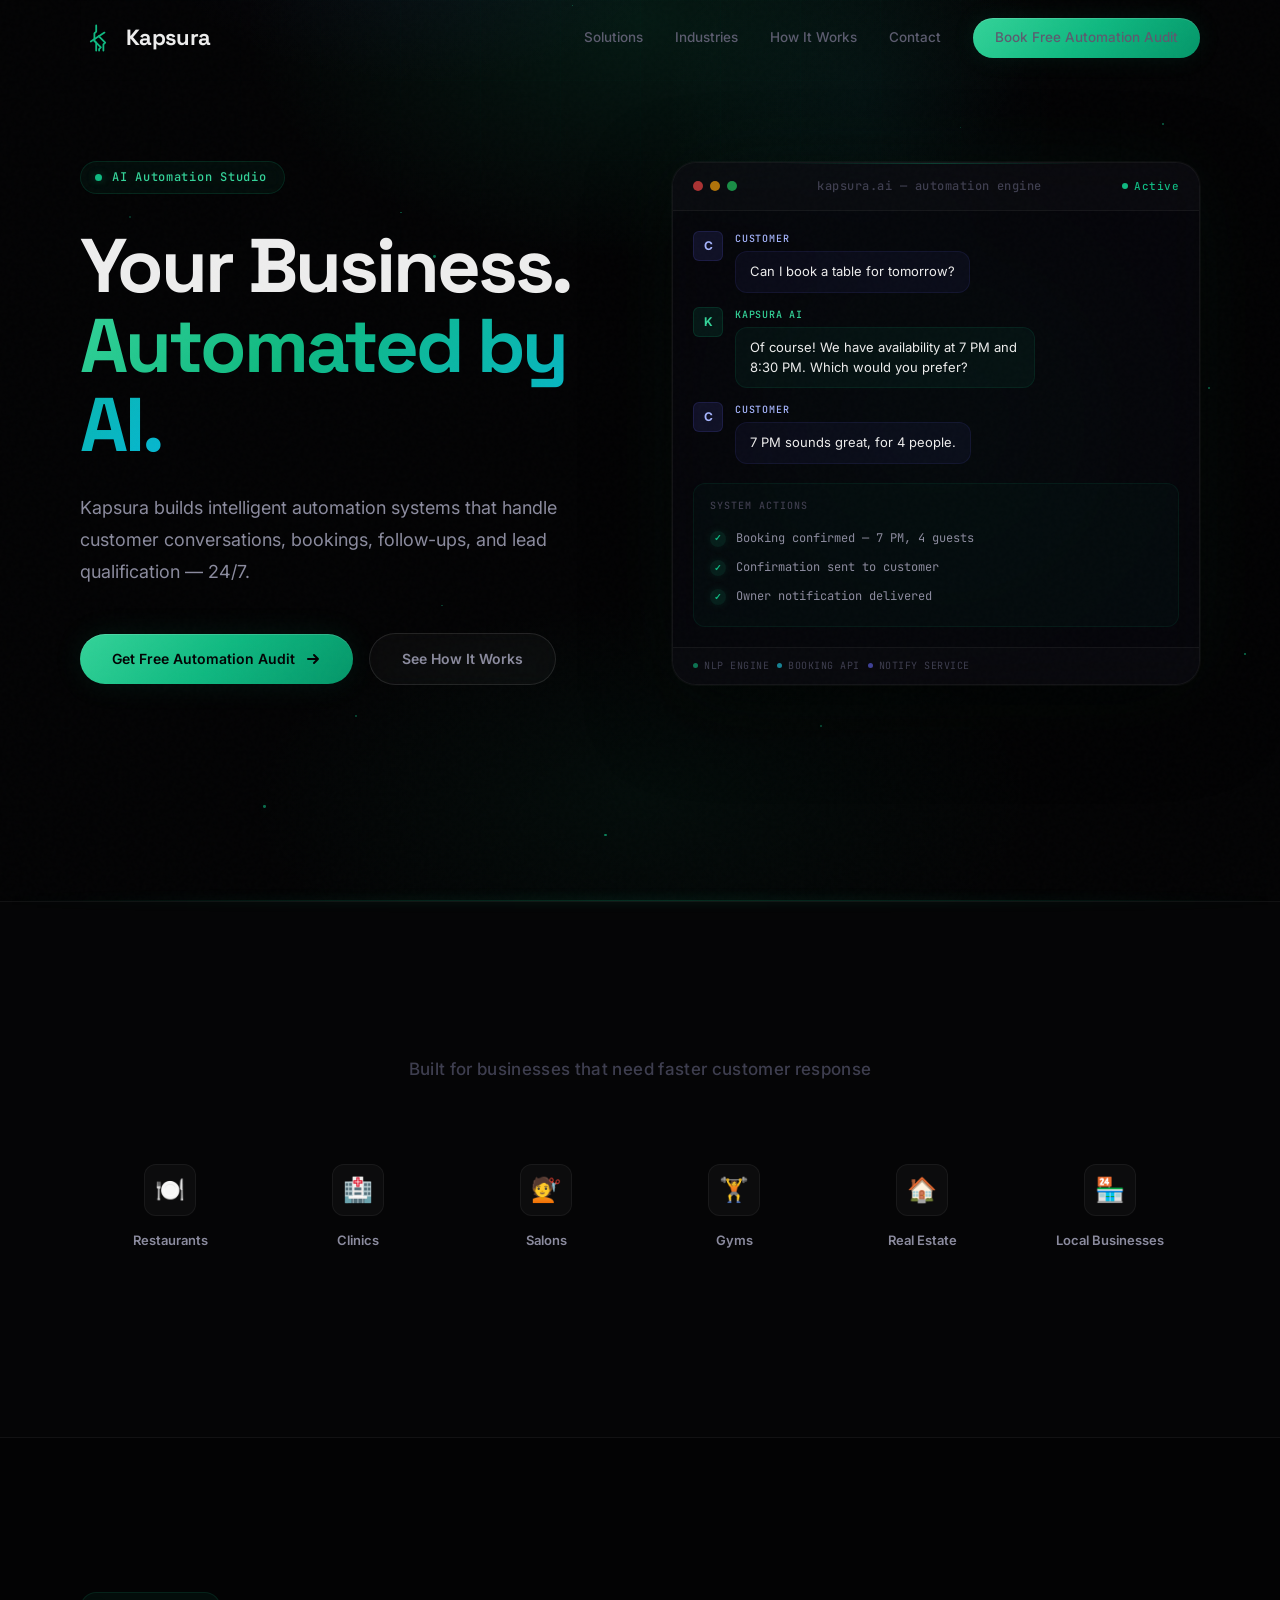
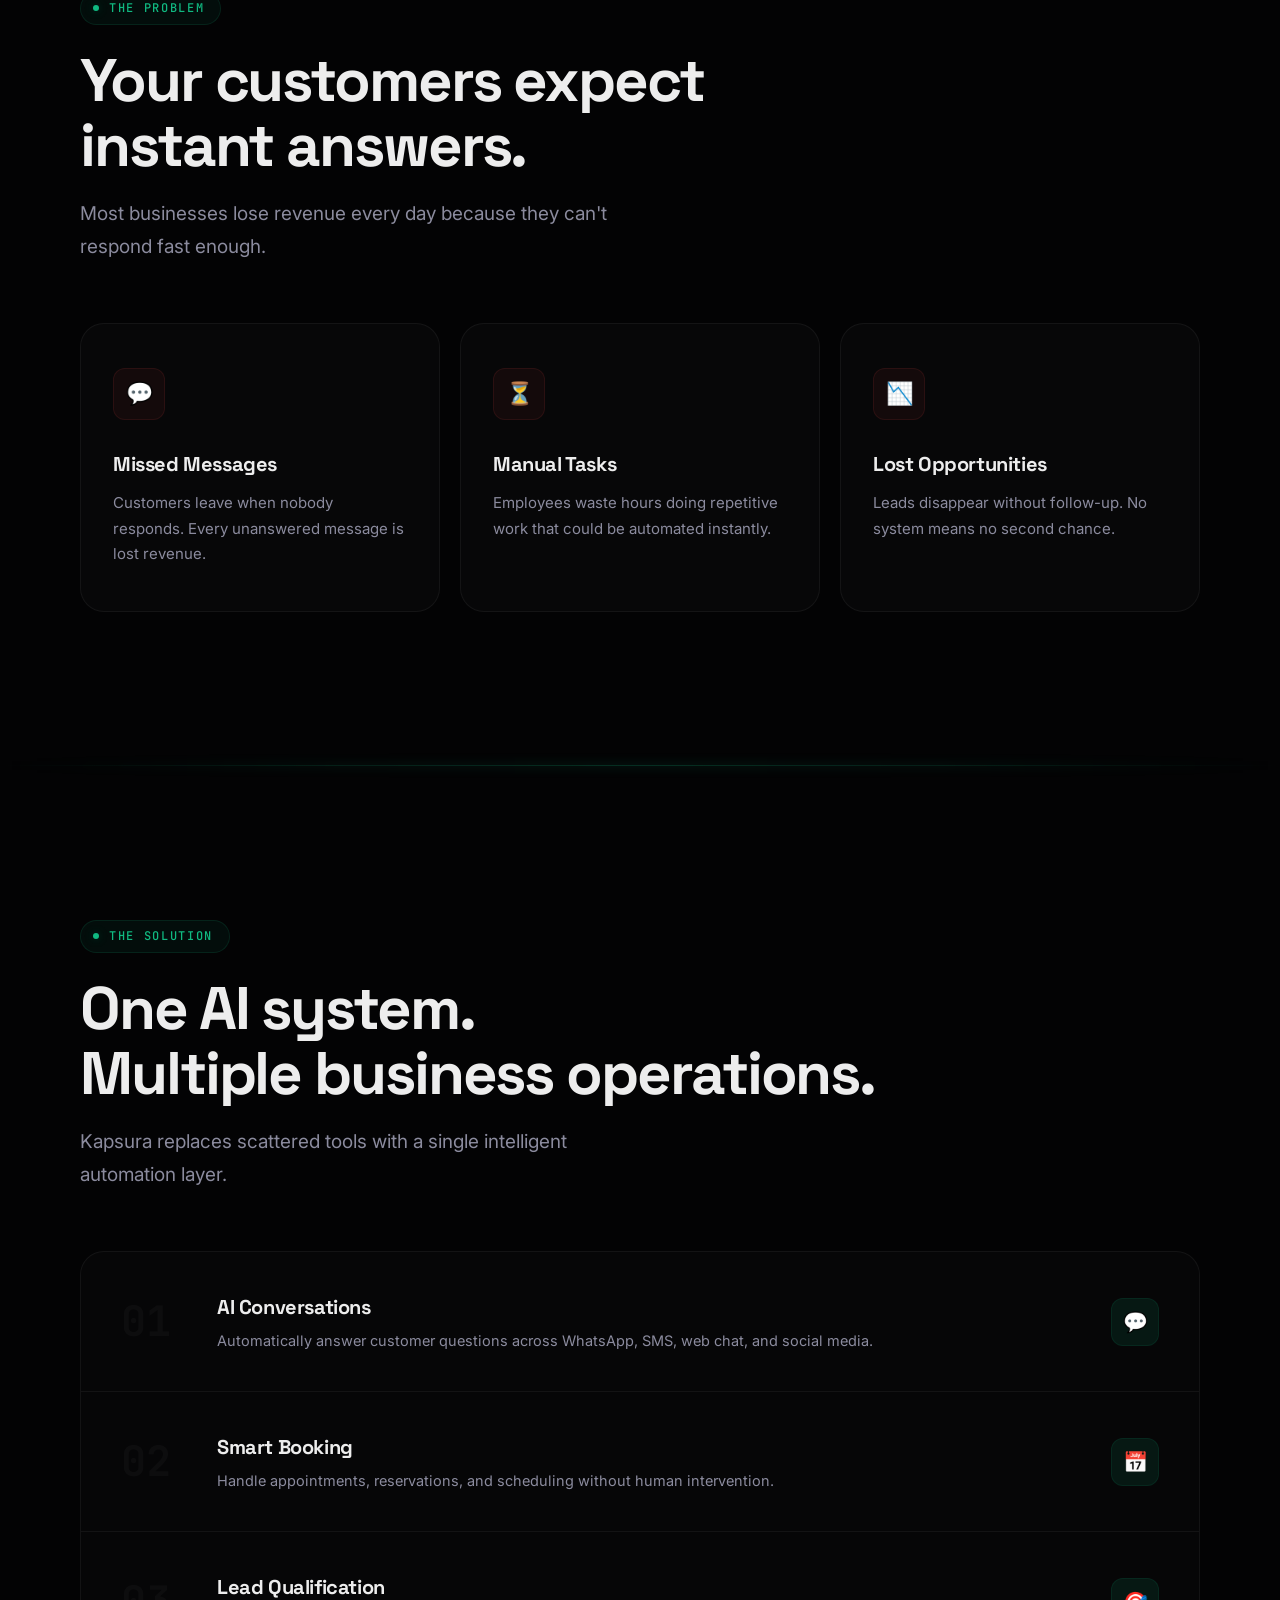
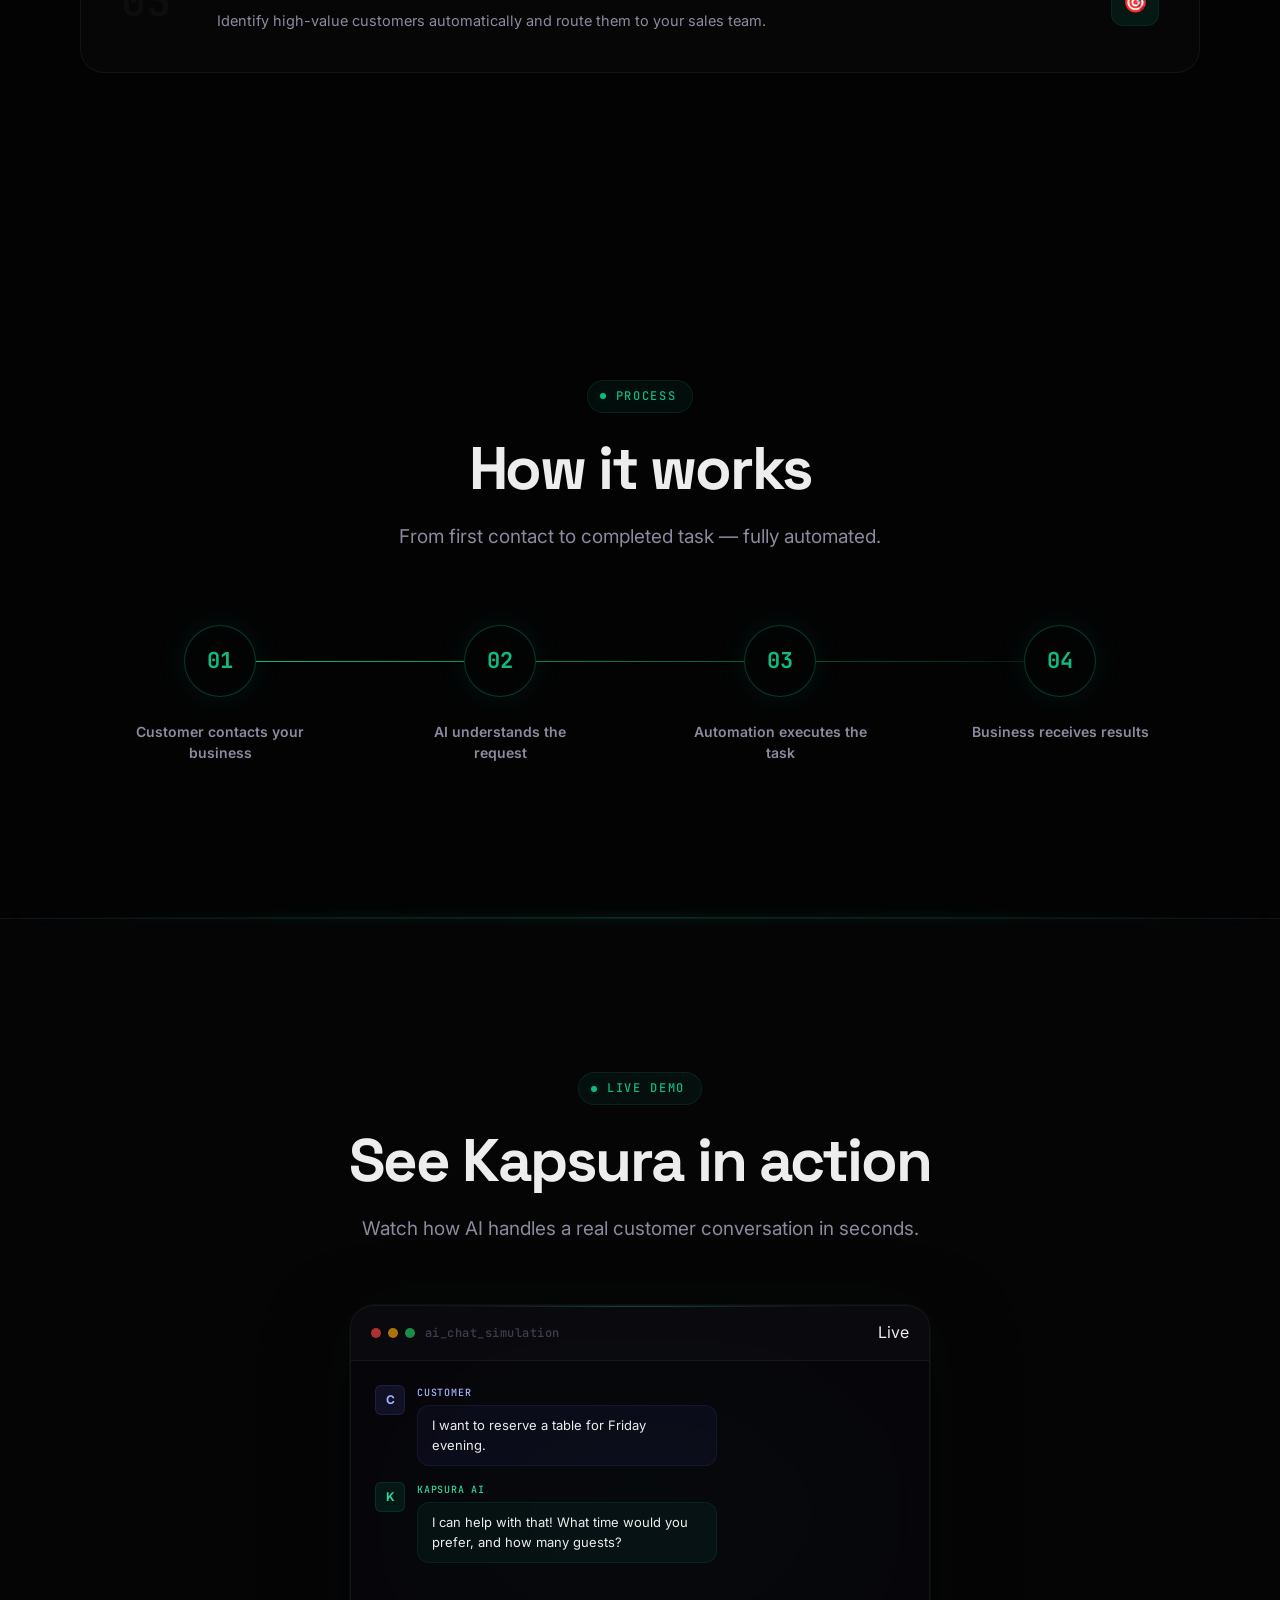
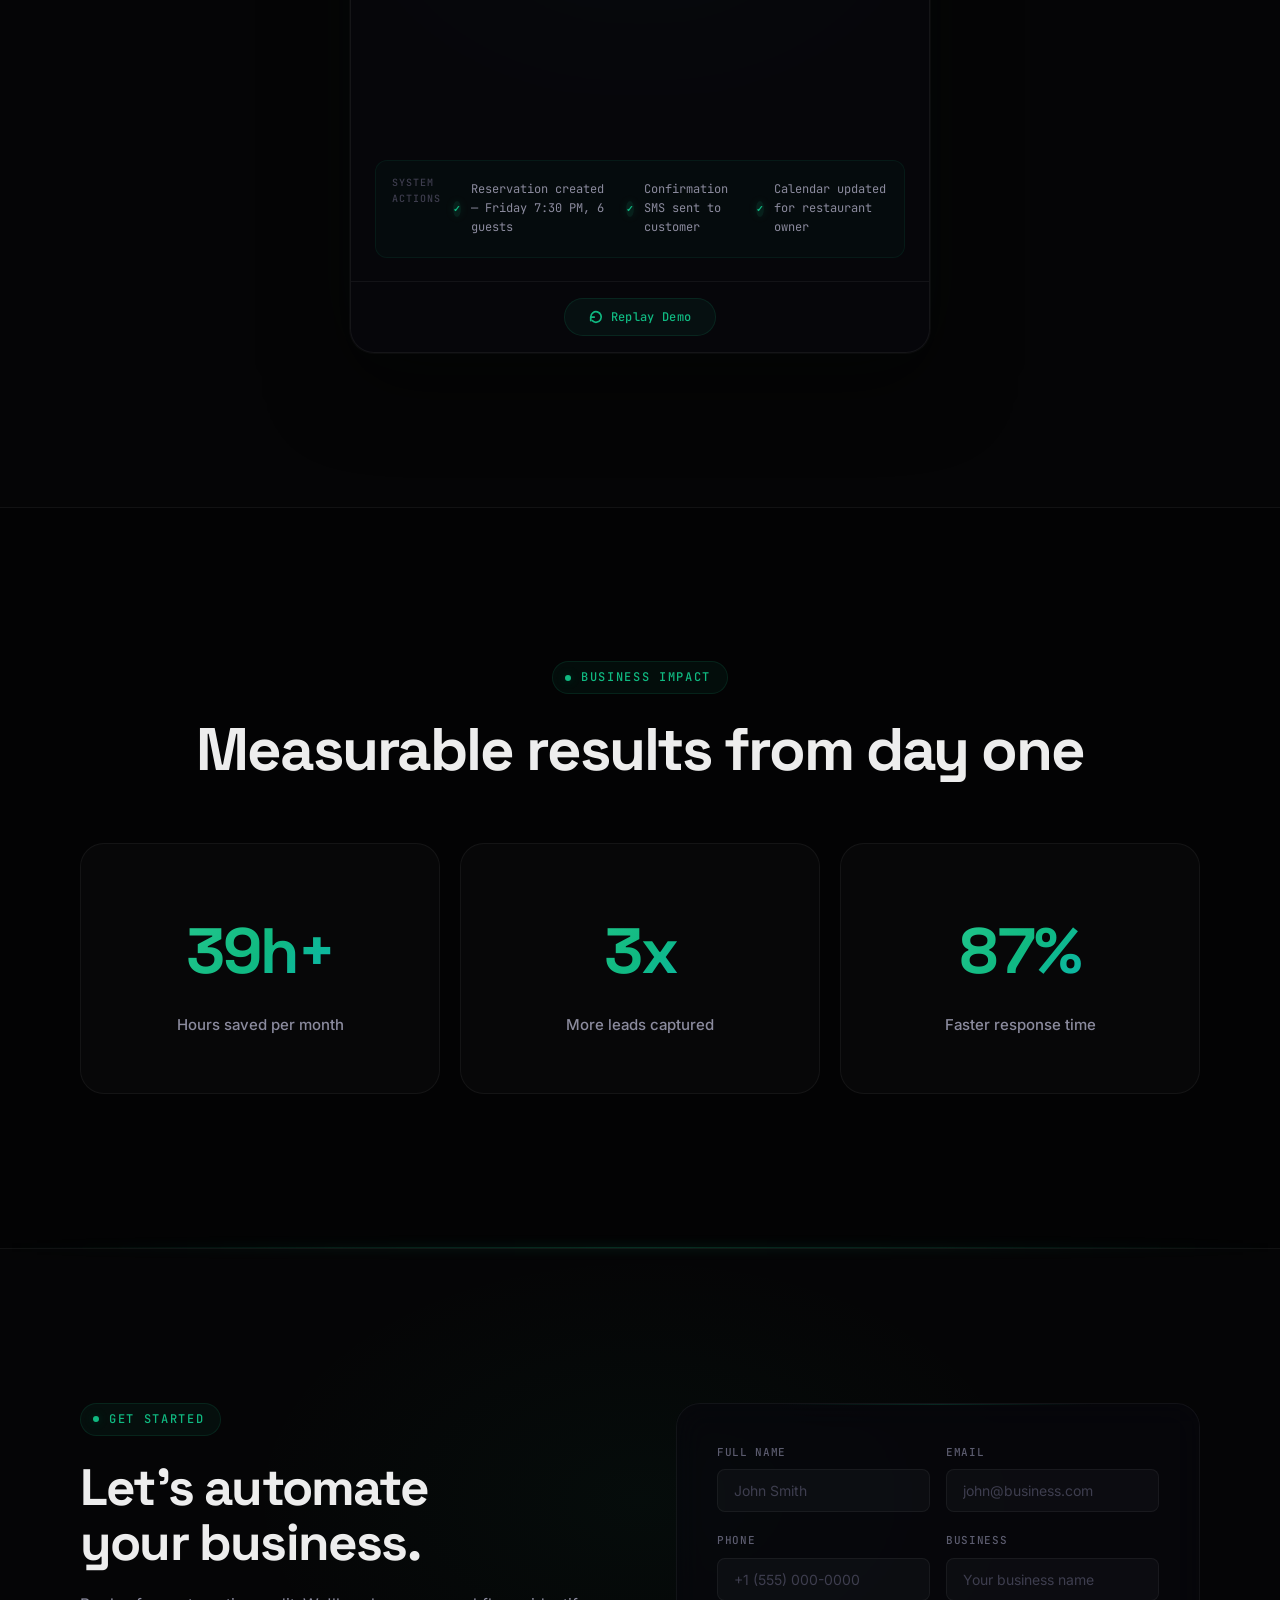
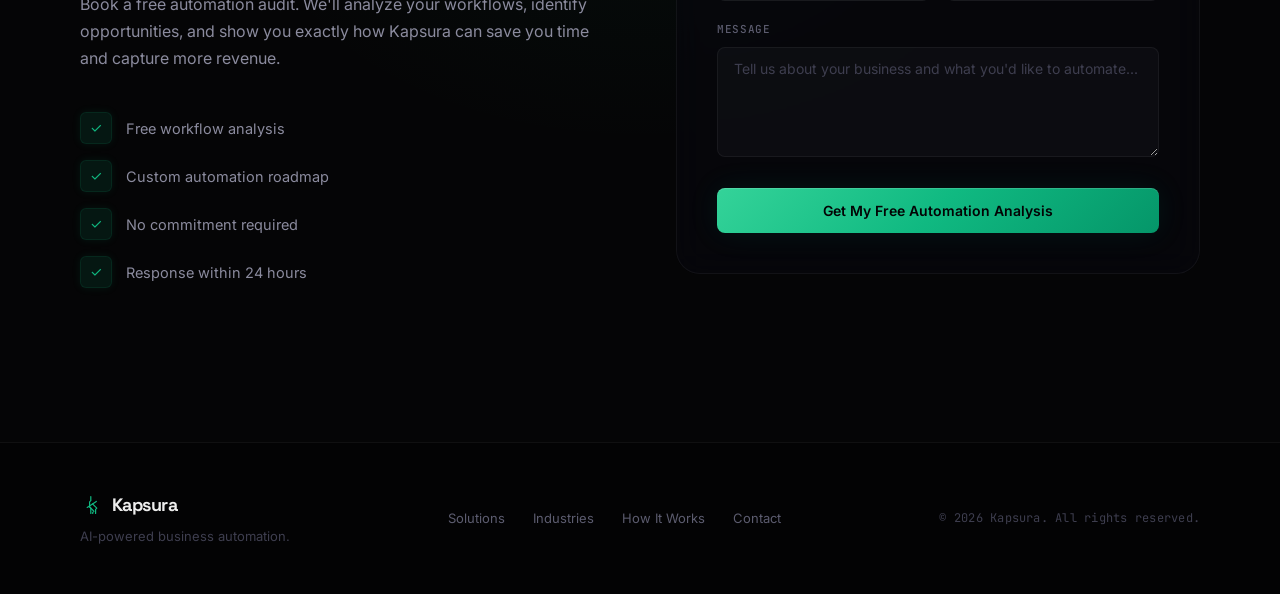
<file: index.html>
<!DOCTYPE html>
<html lang="en">
<head>
  <meta charset="UTF-8">
  <meta name="viewport" content="width=device-width, initial-scale=1.0">
  <meta name="description" content="Kapsura AI Automation Studio — Intelligent automation systems for restaurants, clinics, salons, gyms, and local businesses. Handle customer conversations, bookings, and lead qualification 24/7.">
  <meta name="keywords" content="AI automation, business automation, chatbot, booking automation, lead qualification, restaurant AI, clinic automation">
  <meta name="author" content="Kapsura">
  <meta property="og:title" content="Kapsura — AI Automation Studio">
  <meta property="og:description" content="Build intelligent automation systems that handle customer conversations, bookings, follow-ups, and lead qualification — 24/7.">
  <meta property="og:type" content="website">
  <meta name="twitter:card" content="summary_large_image">
  <meta name="twitter:title" content="Kapsura — AI Automation Studio">
  <meta name="twitter:description" content="AI-powered business automation for local businesses.">
  <title>Kapsura — AI Automation Studio</title>
  <link rel="icon" type="image/svg+xml" href="data:image/svg+xml,%3Csvg xmlns='http://www.w3.org/2000/svg' viewBox='0 0 100 100'%3E%3Crect width='100' height='100' rx='22' fill='%23030304'/%3E%3Cg stroke='%2310B981' stroke-width='7' stroke-linecap='round' stroke-linejoin='round' fill='none'%3E%3Cpath d='M45 15 L45 32 L40 37 L40 58 L45 63 L45 85'/%3E%3Cpath d='M68 35 L30 60'/%3E%3Cpath d='M52 45 L70 63 L65 68 L65 85'/%3E%3Cpath d='M40 58 L58 76 L53 81 L53 85'/%3E%3C/g%3E%3C/svg%3E">
  <link rel="stylesheet" href="style.css">
</head>
<body class="loading">

  <!-- ===== PRELOADER ===== -->
  <div class="preloader" id="preloader">
    <div class="preloader-content">
      <div class="preloader-logo">
        <svg viewBox="0 0 100 100" class="preloader-svg" fill="none" stroke="#10B981" stroke-width="5.5" stroke-linecap="round" stroke-linejoin="round">
          <path d="M 45 15 L 45 32 L 40 37 L 40 58 L 45 63 L 45 85" class="logo-path stem" />
          <path d="M 68 35 L 30 60" class="logo-path diag" />
          <path d="M 52 45 L 70 63 L 65 68 L 65 85" class="logo-path branch-outer" />
          <path d="M 40 58 L 58 76 L 53 81 L 53 85" class="logo-path branch-inner" />
        </svg>
      </div>
      <div class="preloader-status">
        <div class="status-item" id="status1">
          <span class="status-indicator"></span>
          AI Engine Online
        </div>
        <div class="status-item" id="status2">
          <span class="status-indicator"></span>
          Automation Systems Ready
        </div>
        <div class="status-item" id="status3">
          <span class="status-indicator"></span>
          Customer Agents Active
        </div>
      </div>
    </div>
  </div>

  <!-- ===== NAVBAR ===== -->
  <nav class="navbar" id="navbar">
    <div class="container">
      <a href="#" class="nav-logo">
        <span class="logo-mark">
          <svg viewBox="0 0 100 100" class="logo-svg" fill="none" stroke="url(#logoSweepNav)" stroke-width="5" stroke-linecap="round" stroke-linejoin="round">
            <defs>
              <linearGradient id="logoSweepNav" x1="0%" y1="0%" x2="100%" y2="100%">
                <stop offset="0%" stop-color="#10B981" />
                <stop offset="35%" stop-color="#10B981" />
                <stop offset="50%" stop-color="#a7f3d0" />
                <stop offset="65%" stop-color="#10B981" />
                <stop offset="100%" stop-color="#10B981" />
                <animateTransform 
                  attributeName="gradientTransform" 
                  type="translate" 
                  from="-1.5,-1.5" to="1.5,1.5" 
                  dur="3s" 
                  repeatCount="indefinite" />
              </linearGradient>
            </defs>
            <path d="M 45 15 L 45 32 L 40 37 L 40 58 L 45 63 L 45 85" class="logo-path stem" />
            <path d="M 68 35 L 30 60" class="logo-path diag" />
            <path d="M 52 45 L 70 63 L 65 68 L 65 85" class="logo-path branch-outer" />
            <path d="M 40 58 L 58 76 L 53 81 L 53 85" class="logo-path branch-inner" />
          </svg>
        </span>
        Kapsura
      </a>
      <div class="nav-links" id="navLinks">
        <a href="#solutions">Solutions</a>
        <a href="#industries">Industries</a>
        <a href="#how-it-works">How It Works</a>
        <a href="#contact">Contact</a>
        <a href="#contact" class="nav-cta">Book Free Automation Audit</a>
      </div>
      <button class="nav-toggle" id="navToggle" aria-label="Toggle navigation">
        <span></span><span></span><span></span>
      </button>
    </div>
  </nav>

  <!-- ===== HERO ===== -->
  <section class="hero section" id="hero">
    <div class="grid-bg"></div>
    <div class="particle-field" id="heroParticles"></div>
    <div class="container">
      <div class="hero-content">
        <div class="hero-badge reveal">
          <span class="pulse"></span>
          AI Automation Studio
        </div>
        <h1 class="hero-title reveal reveal-delay-1">
          Your Business.<br>
          <span class="accent-text">Automated by AI.</span>
        </h1>
        <p class="hero-subtitle reveal reveal-delay-2">
          Kapsura builds intelligent automation systems that handle customer conversations, bookings, follow-ups, and lead qualification — 24/7.
        </p>
        <div class="hero-actions reveal reveal-delay-3">
          <a href="#contact" class="btn-primary">
            Get Free Automation Audit
            <svg width="16" height="16" viewBox="0 0 16 16" fill="none"><path d="M3 8h10M9 4l4 4-4 4" stroke="currentColor" stroke-width="2" stroke-linecap="round" stroke-linejoin="round"/></svg>
          </a>
          <a href="#how-it-works" class="btn-secondary">
            See How It Works
          </a>
        </div>
      </div>

      <div class="hero-visual reveal reveal-delay-2">
        <div class="interface-panel">
          <div class="interface-header">
            <div class="dots">
              <span class="dot"></span>
              <span class="dot"></span>
              <span class="dot"></span>
            </div>
            <span class="title">kapsura.ai — automation engine</span>
            <span class="status">
              <span class="status-dot"></span>
              Active
            </span>
          </div>
          <div class="interface-body">
            <div class="chat-msg">
              <span class="chat-avatar customer">C</span>
              <div>
                <div class="chat-label customer-label">Customer</div>
                <div class="chat-bubble customer-bubble">Can I book a table for tomorrow?</div>
              </div>
            </div>
            <div class="chat-msg">
              <span class="chat-avatar ai">K</span>
              <div>
                <div class="chat-label ai-label">Kapsura AI</div>
                <div class="chat-bubble ai-bubble">Of course! We have availability at 7 PM and 8:30 PM. Which would you prefer?</div>
              </div>
            </div>
            <div class="chat-msg">
              <span class="chat-avatar customer">C</span>
              <div>
                <div class="chat-label customer-label">Customer</div>
                <div class="chat-bubble customer-bubble">7 PM sounds great, for 4 people.</div>
              </div>
            </div>
            <div class="system-block">
              <div class="sys-title">System Actions</div>
              <div class="sys-item">
                <span class="sys-check">✓</span>
                Booking confirmed — 7 PM, 4 guests
              </div>
              <div class="sys-item">
                <span class="sys-check">✓</span>
                Confirmation sent to customer
              </div>
              <div class="sys-item">
                <span class="sys-check">✓</span>
                Owner notification delivered
              </div>
            </div>
          </div>
          <div class="interface-sidebar">
            <div class="sidebar-indicator">
              <span class="ind-dot"></span>
              NLP engine
            </div>
            <div class="sidebar-indicator">
              <span class="ind-dot cyan"></span>
              Booking API
            </div>
            <div class="sidebar-indicator">
              <span class="ind-dot purple"></span>
              Notify service
            </div>
          </div>
        </div>
      </div>
    </div>
  </section>

  <!-- ===== GLOW DIVIDER ===== -->
  <div class="glow-divider"></div>

  <!-- ===== TRUST ===== -->
  <section class="trust section" id="industries">
    <div class="container">
      <p class="trust-title reveal">Built for businesses that need faster customer response</p>
      <div class="trust-grid">
        <div class="trust-item reveal reveal-delay-1">
          <div class="trust-icon">🍽️</div>
          <span class="trust-name">Restaurants</span>
        </div>
        <div class="trust-item reveal reveal-delay-1">
          <div class="trust-icon">🏥</div>
          <span class="trust-name">Clinics</span>
        </div>
        <div class="trust-item reveal reveal-delay-2">
          <div class="trust-icon">💇</div>
          <span class="trust-name">Salons</span>
        </div>
        <div class="trust-item reveal reveal-delay-2">
          <div class="trust-icon">🏋️</div>
          <span class="trust-name">Gyms</span>
        </div>
        <div class="trust-item reveal reveal-delay-3">
          <div class="trust-icon">🏠</div>
          <span class="trust-name">Real Estate</span>
        </div>
        <div class="trust-item reveal reveal-delay-3">
          <div class="trust-icon">🏪</div>
          <span class="trust-name">Local Businesses</span>
        </div>
      </div>
    </div>
  </section>

  <!-- ===== PROBLEMS ===== -->
  <section class="section" id="problems">
    <div class="container">
      <div class="section-label reveal">The Problem</div>
      <h2 class="section-title reveal">Your customers expect<br>instant answers.</h2>
      <p class="section-subtitle reveal reveal-delay-1">Most businesses lose revenue every day because they can't respond fast enough.</p>

      <div class="problems-grid">
        <div class="problem-card reveal reveal-delay-1">
          <div class="problem-icon">💬</div>
          <h3 class="problem-title">Missed Messages</h3>
          <p class="problem-desc">Customers leave when nobody responds. Every unanswered message is lost revenue.</p>
        </div>
        <div class="problem-card reveal reveal-delay-2">
          <div class="problem-icon">⏳</div>
          <h3 class="problem-title">Manual Tasks</h3>
          <p class="problem-desc">Employees waste hours doing repetitive work that could be automated instantly.</p>
        </div>
        <div class="problem-card reveal reveal-delay-3">
          <div class="problem-icon">📉</div>
          <h3 class="problem-title">Lost Opportunities</h3>
          <p class="problem-desc">Leads disappear without follow-up. No system means no second chance.</p>
        </div>
      </div>
    </div>
  </section>

  <!-- ===== GLOW DIVIDER ===== -->
  <div class="glow-divider"></div>

  <!-- ===== SOLUTIONS ===== -->
  <section class="section" id="solutions">
    <div class="container">
      <div class="section-label reveal">The Solution</div>
      <h2 class="section-title reveal">One AI system.<br>Multiple business operations.</h2>
      <p class="section-subtitle reveal reveal-delay-1">Kapsura replaces scattered tools with a single intelligent automation layer.</p>

      <div class="solutions-list reveal reveal-delay-2">
        <div class="solution-row">
          <span class="solution-number">01</span>
          <div class="solution-info">
            <h3>AI Conversations</h3>
            <p>Automatically answer customer questions across WhatsApp, SMS, web chat, and social media.</p>
          </div>
          <div class="solution-icon-wrap">💬</div>
        </div>
        <div class="solution-row">
          <span class="solution-number">02</span>
          <div class="solution-info">
            <h3>Smart Booking</h3>
            <p>Handle appointments, reservations, and scheduling without human intervention.</p>
          </div>
          <div class="solution-icon-wrap">📅</div>
        </div>
        <div class="solution-row">
          <span class="solution-number">03</span>
          <div class="solution-info">
            <h3>Lead Qualification</h3>
            <p>Identify high-value customers automatically and route them to your sales team.</p>
          </div>
          <div class="solution-icon-wrap">🎯</div>
        </div>
      </div>
    </div>
  </section>

  <!-- ===== HOW IT WORKS ===== -->
  <section class="section" id="how-it-works">
    <div class="container">
      <div style="text-align:center;">
        <div class="section-label reveal" style="justify-content:center;">Process</div>
        <h2 class="section-title reveal">How it works</h2>
        <p class="section-subtitle reveal reveal-delay-1" style="margin:0 auto;">From first contact to completed task — fully automated.</p>
      </div>

      <div class="timeline">
        <div class="timeline-step reveal reveal-delay-1">
          <div class="step-number">01</div>
          <p class="step-title">Customer contacts your business</p>
        </div>
        <div class="timeline-step reveal reveal-delay-2">
          <div class="step-number">02</div>
          <p class="step-title">AI understands the request</p>
        </div>
        <div class="timeline-step reveal reveal-delay-3">
          <div class="step-number">03</div>
          <p class="step-title">Automation executes the task</p>
        </div>
        <div class="timeline-step reveal reveal-delay-4">
          <div class="step-number">04</div>
          <p class="step-title">Business receives results</p>
        </div>
      </div>
    </div>
  </section>

  <!-- ===== GLOW DIVIDER ===== -->
  <div class="glow-divider"></div>

  <!-- ===== LIVE DEMO ===== -->
  <section class="demo-section section" id="demo">
    <div class="container">
      <div style="text-align:center;">
        <div class="section-label reveal" style="justify-content:center;">Live Demo</div>
        <h2 class="section-title reveal">See Kapsura in action</h2>
        <p class="section-subtitle reveal reveal-delay-1" style="margin:0 auto;">Watch how AI handles a real customer conversation in seconds.</p>
      </div>

      <div class="demo-wrapper reveal reveal-delay-2">
        <div class="demo-panel">
          <div class="scan-line-effect"></div>
          <div class="demo-header">
            <div class="demo-header-left">
              <div class="dots">
                <span class="dot"></span>
                <span class="dot"></span>
                <span class="dot"></span>
              </div>
              <span class="title">ai_chat_simulation</span>
            </div>
            <span class="status">
              <span class="status-dot"></span>
              Live
            </span>
          </div>
          <div class="demo-body" id="demoBody">
            <!-- Messages injected by JS -->
          </div>
          <div class="demo-footer">
            <button class="btn-replay" id="btnReplay">
              <svg width="14" height="14" viewBox="0 0 16 16" fill="none"><path d="M2 8a6 6 0 1 1 1.76 4.24" stroke="currentColor" stroke-width="2" stroke-linecap="round"/><path d="M2 12V8h4" stroke="currentColor" stroke-width="2" stroke-linecap="round" stroke-linejoin="round"/></svg>
              Replay Demo
            </button>
          </div>
        </div>
      </div>
    </div>
  </section>

  <!-- ===== ROI ===== -->
  <section class="section" id="roi">
    <div class="container">
      <div style="text-align:center;">
        <div class="section-label reveal" style="justify-content:center;">Business Impact</div>
        <h2 class="section-title reveal">Measurable results from day one</h2>
      </div>

      <div class="roi-grid">
        <div class="roi-card reveal reveal-delay-1">
          <div class="roi-value" data-target="40" data-suffix="h+">0h+</div>
          <div class="roi-label">Hours saved per month</div>
        </div>
        <div class="roi-card reveal reveal-delay-2">
          <div class="roi-value" data-target="3" data-suffix="x">0x</div>
          <div class="roi-label">More leads captured</div>
        </div>
        <div class="roi-card reveal reveal-delay-3">
          <div class="roi-value" data-target="90" data-suffix="%">0%</div>
          <div class="roi-label">Faster response time</div>
        </div>
      </div>
    </div>
  </section>

  <!-- ===== GLOW DIVIDER ===== -->
  <div class="glow-divider"></div>

  <!-- ===== CONTACT ===== -->
  <section class="contact-section section" id="contact">
    <div class="container">
      <div class="contact-wrapper">
        <div class="contact-info reveal">
          <div class="section-label">Get Started</div>
          <h2>Let's automate<br>your business.</h2>
          <p>Book a free automation audit. We'll analyze your workflows, identify opportunities, and show you exactly how Kapsura can save you time and capture more revenue.</p>
          <div class="contact-features">
            <div class="contact-feature">
              <span class="cf-icon">✓</span>
              Free workflow analysis
            </div>
            <div class="contact-feature">
              <span class="cf-icon">✓</span>
              Custom automation roadmap
            </div>
            <div class="contact-feature">
              <span class="cf-icon">✓</span>
              No commitment required
            </div>
            <div class="contact-feature">
              <span class="cf-icon">✓</span>
              Response within 24 hours
            </div>
          </div>
        </div>

        <div class="contact-form-wrap reveal reveal-delay-1">
          <form id="contactForm">
            <div class="form-row">
              <div class="form-group">
                <label for="name">Full Name</label>
                <input type="text" id="name" name="name" placeholder="John Smith" required>
              </div>
              <div class="form-group">
                <label for="email">Email</label>
                <input type="email" id="email" name="email" placeholder="john@business.com" required>
              </div>
            </div>
            <div class="form-row">
              <div class="form-group">
                <label for="phone">Phone</label>
                <input type="tel" id="phone" name="phone" placeholder="+1 (555) 000-0000">
              </div>
              <div class="form-group">
                <label for="business">Business</label>
                <input type="text" id="business" name="business" placeholder="Your business name">
              </div>
            </div>
            <div class="form-group">
              <label for="message">Message</label>
              <textarea id="message" name="message" placeholder="Tell us about your business and what you'd like to automate..."></textarea>
            </div>
            <button type="submit" class="btn-submit" id="btnSubmit">
              Get My Free Automation Analysis
            </button>
          </form>
          <div class="form-success" id="formSuccess">
            <div class="success-icon">✓</div>
            <h3>Request Received</h3>
            <p>Thanks! Kapsura will review your request and contact you within 24 hours.</p>
          </div>
        </div>
      </div>
    </div>
  </section>

  <!-- ===== FOOTER ===== -->
  <footer class="footer">
    <div class="container">
      <div class="footer-brand">
        <div class="footer-logo">
          <span class="logo-mark">
            <svg viewBox="0 0 100 100" class="logo-svg" fill="none" stroke="url(#logoSweepFooter)" stroke-width="5" stroke-linecap="round" stroke-linejoin="round">
              <defs>
                <linearGradient id="logoSweepFooter" x1="0%" y1="0%" x2="100%" y2="100%">
                  <stop offset="0%" stop-color="#10B981" />
                  <stop offset="35%" stop-color="#10B981" />
                  <stop offset="50%" stop-color="#a7f3d0" />
                  <stop offset="65%" stop-color="#10B981" />
                  <stop offset="100%" stop-color="#10B981" />
                  <animateTransform 
                    attributeName="gradientTransform" 
                    type="translate" 
                    from="-1.5,-1.5" to="1.5,1.5" 
                    dur="3s" 
                    repeatCount="indefinite" />
                </linearGradient>
              </defs>
              <path d="M 45 15 L 45 32 L 40 37 L 40 58 L 45 63 L 45 85" class="logo-path stem" />
              <path d="M 68 35 L 30 60" class="logo-path diag" />
              <path d="M 52 45 L 70 63 L 65 68 L 65 85" class="logo-path branch-outer" />
              <path d="M 40 58 L 58 76 L 53 81 L 53 85" class="logo-path branch-inner" />
            </svg>
          </span>
          Kapsura
        </div>
        <span class="footer-tagline">AI-powered business automation.</span>
      </div>
      <div class="footer-links">
        <a href="#solutions">Solutions</a>
        <a href="#industries">Industries</a>
        <a href="#how-it-works">How It Works</a>
        <a href="#contact">Contact</a>
      </div>
      <span class="footer-copy">&copy; 2026 Kapsura. All rights reserved.</span>
    </div>
  </footer>

  <script src="script.js"></script>
</body>
</html>
</file>
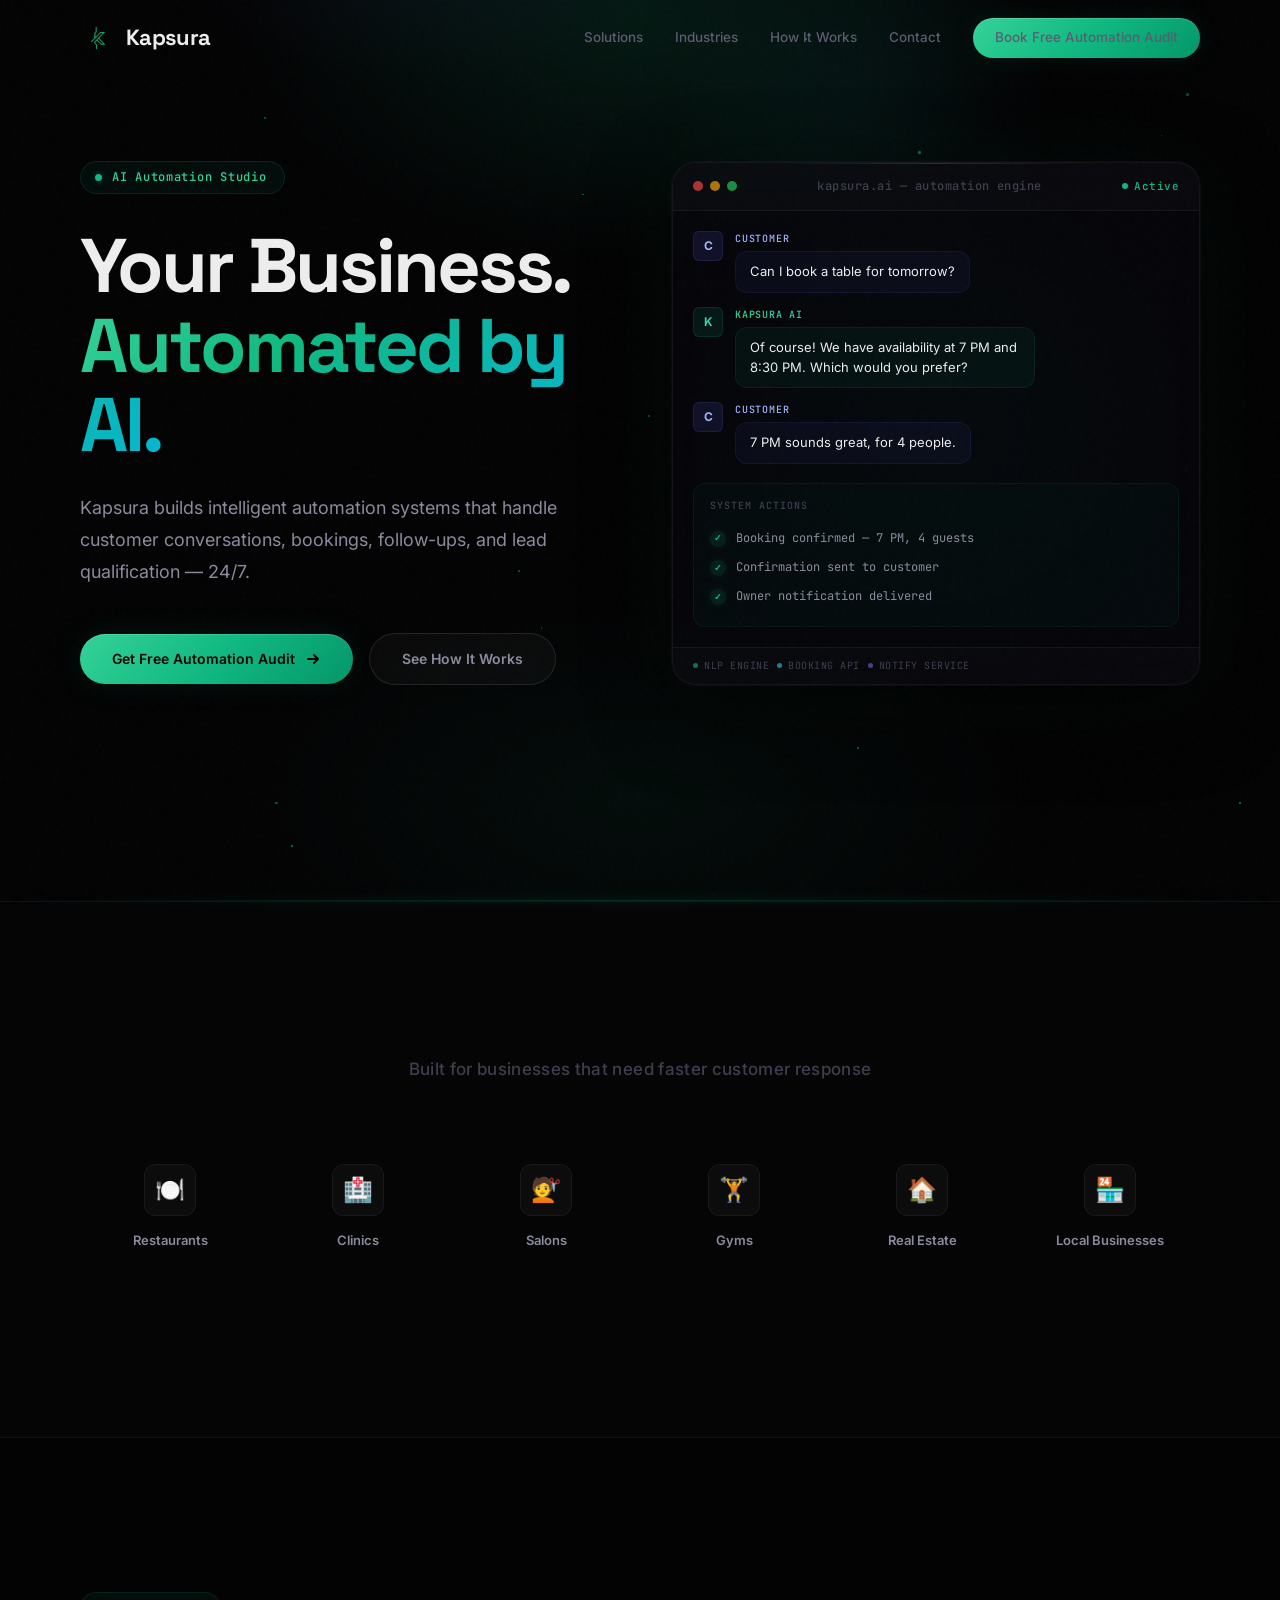
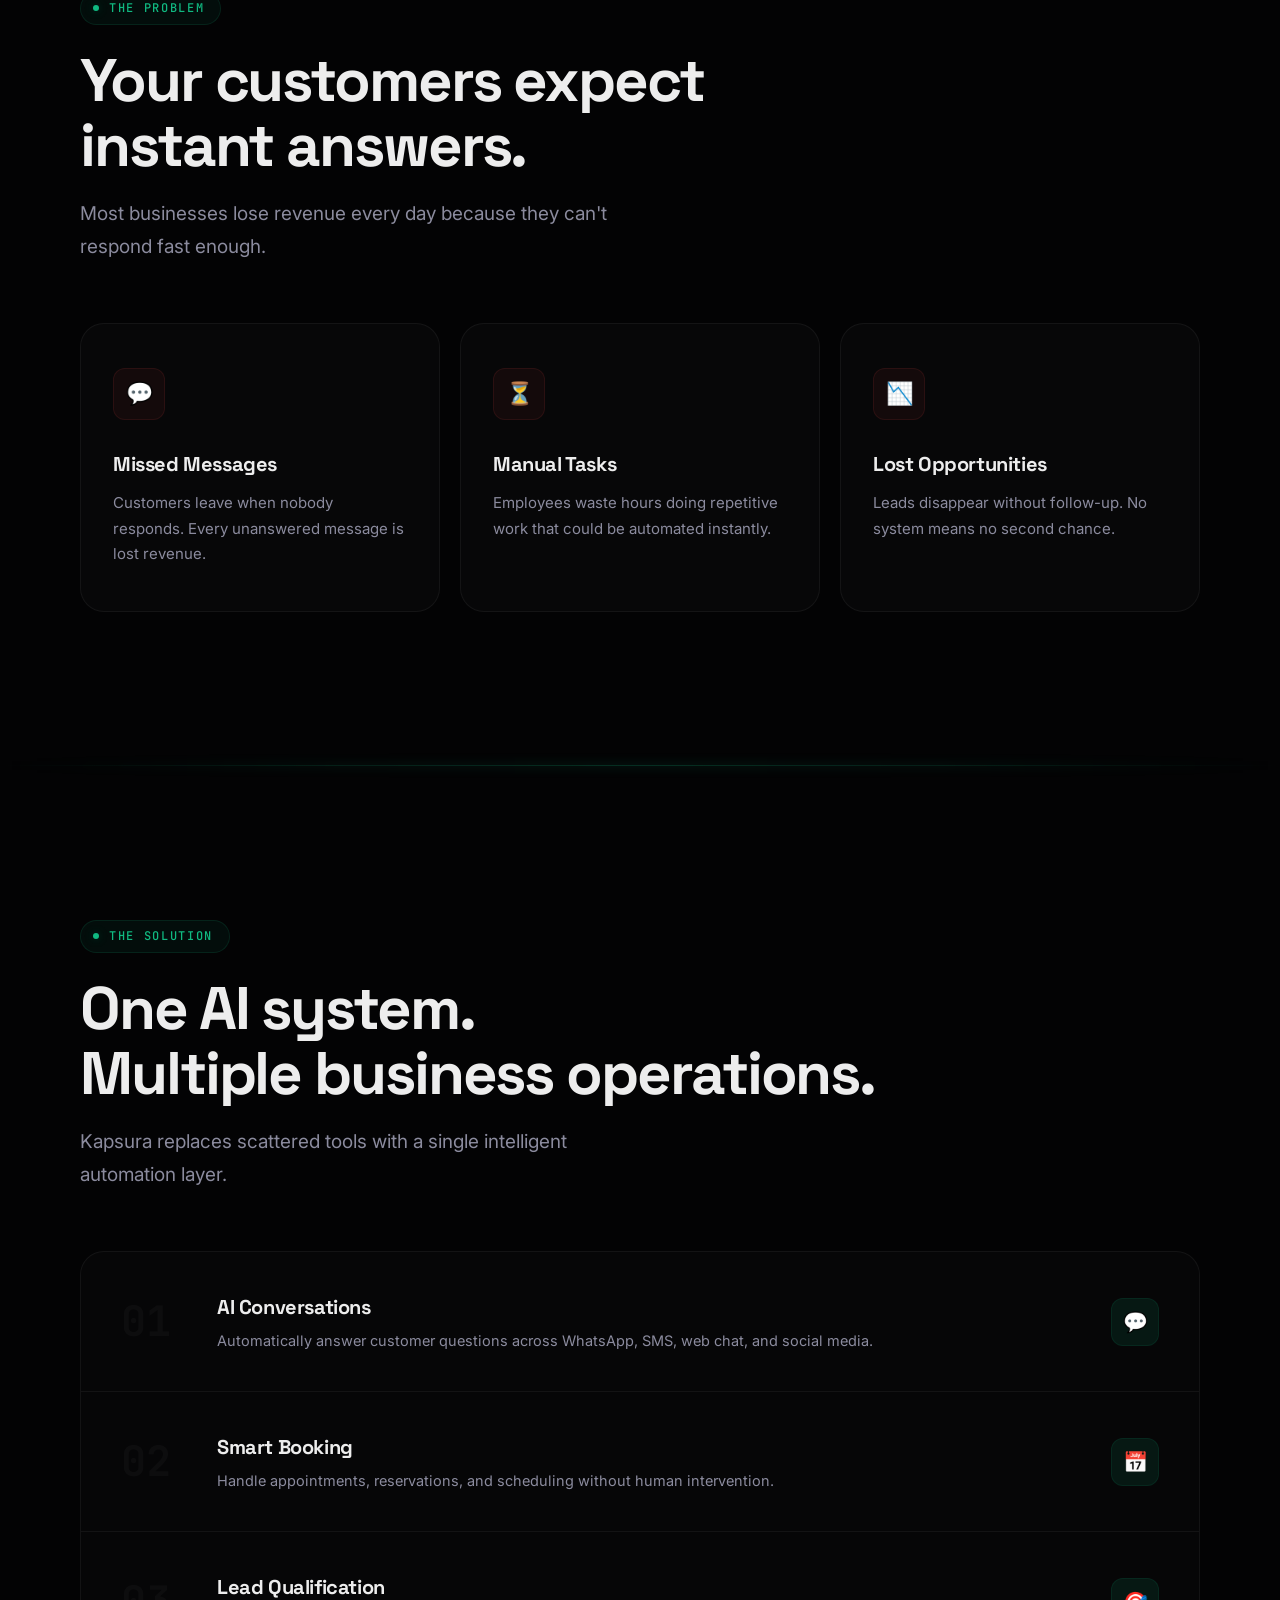
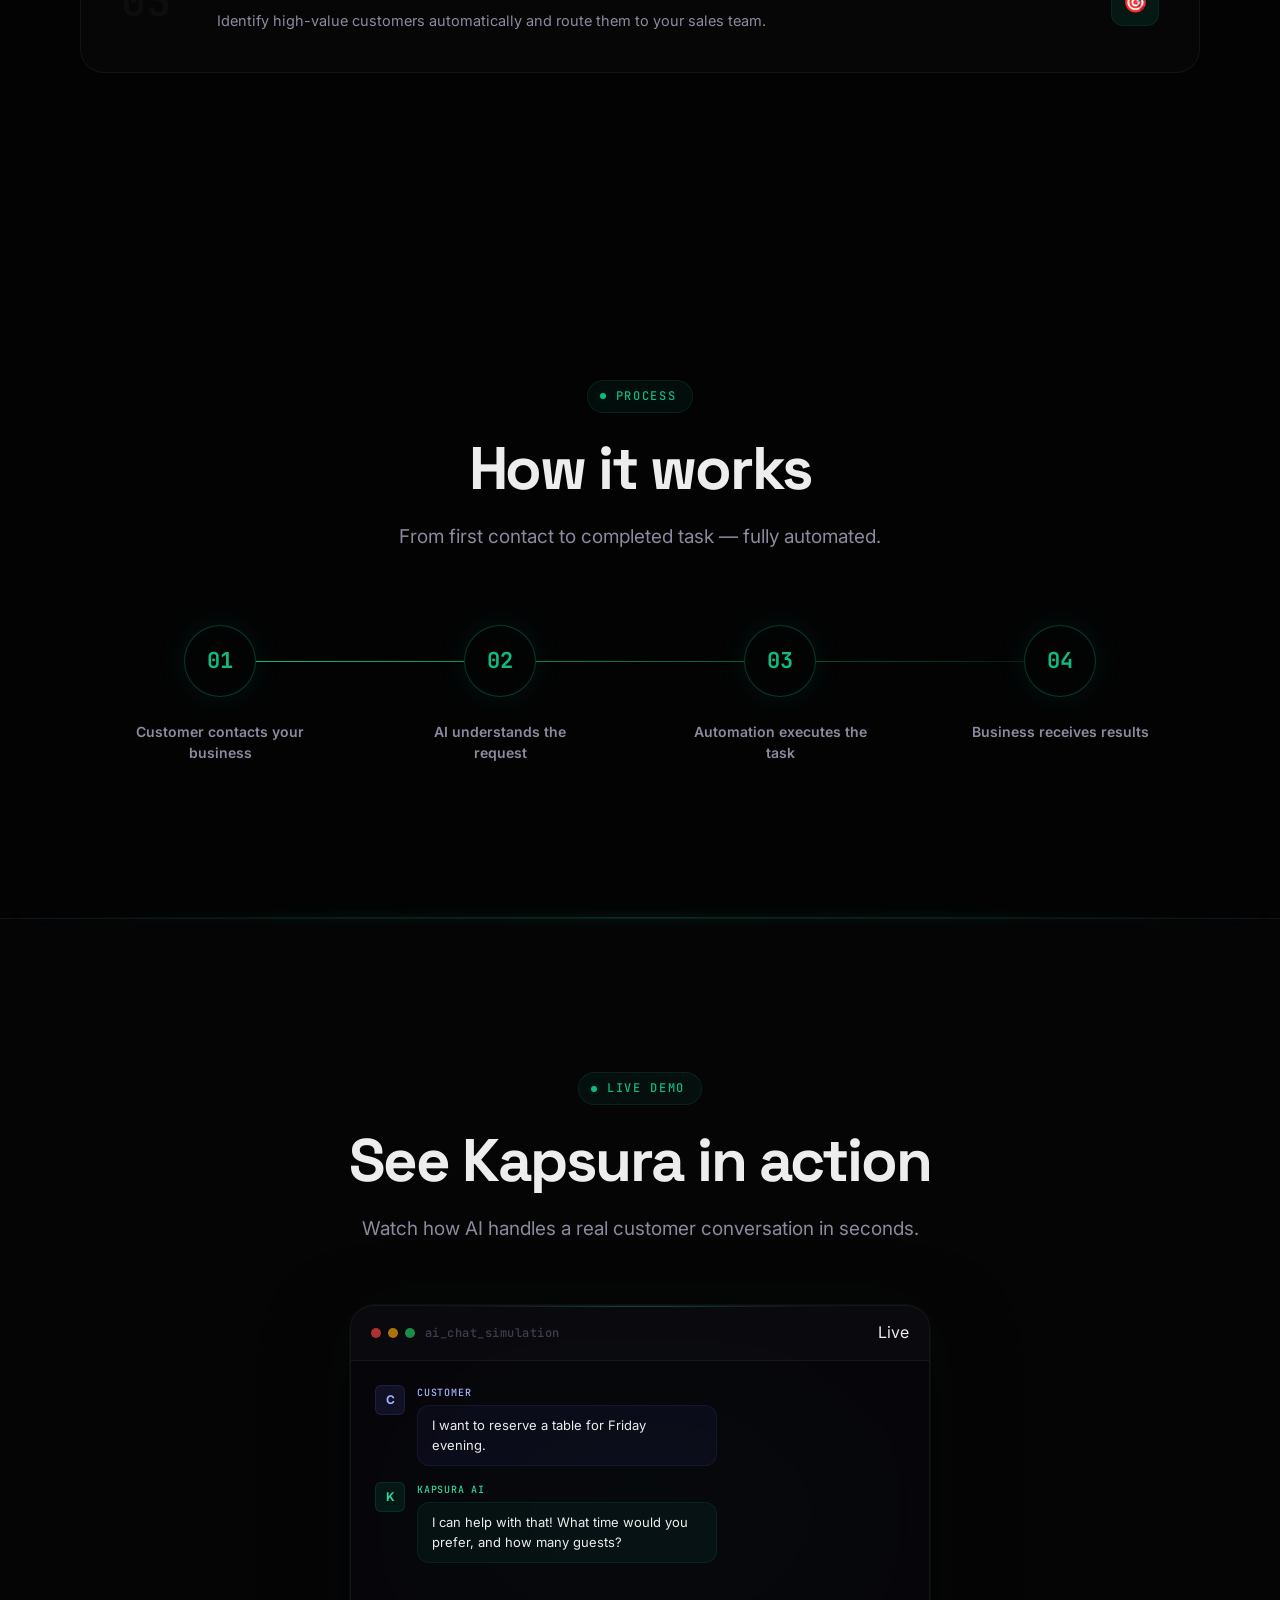
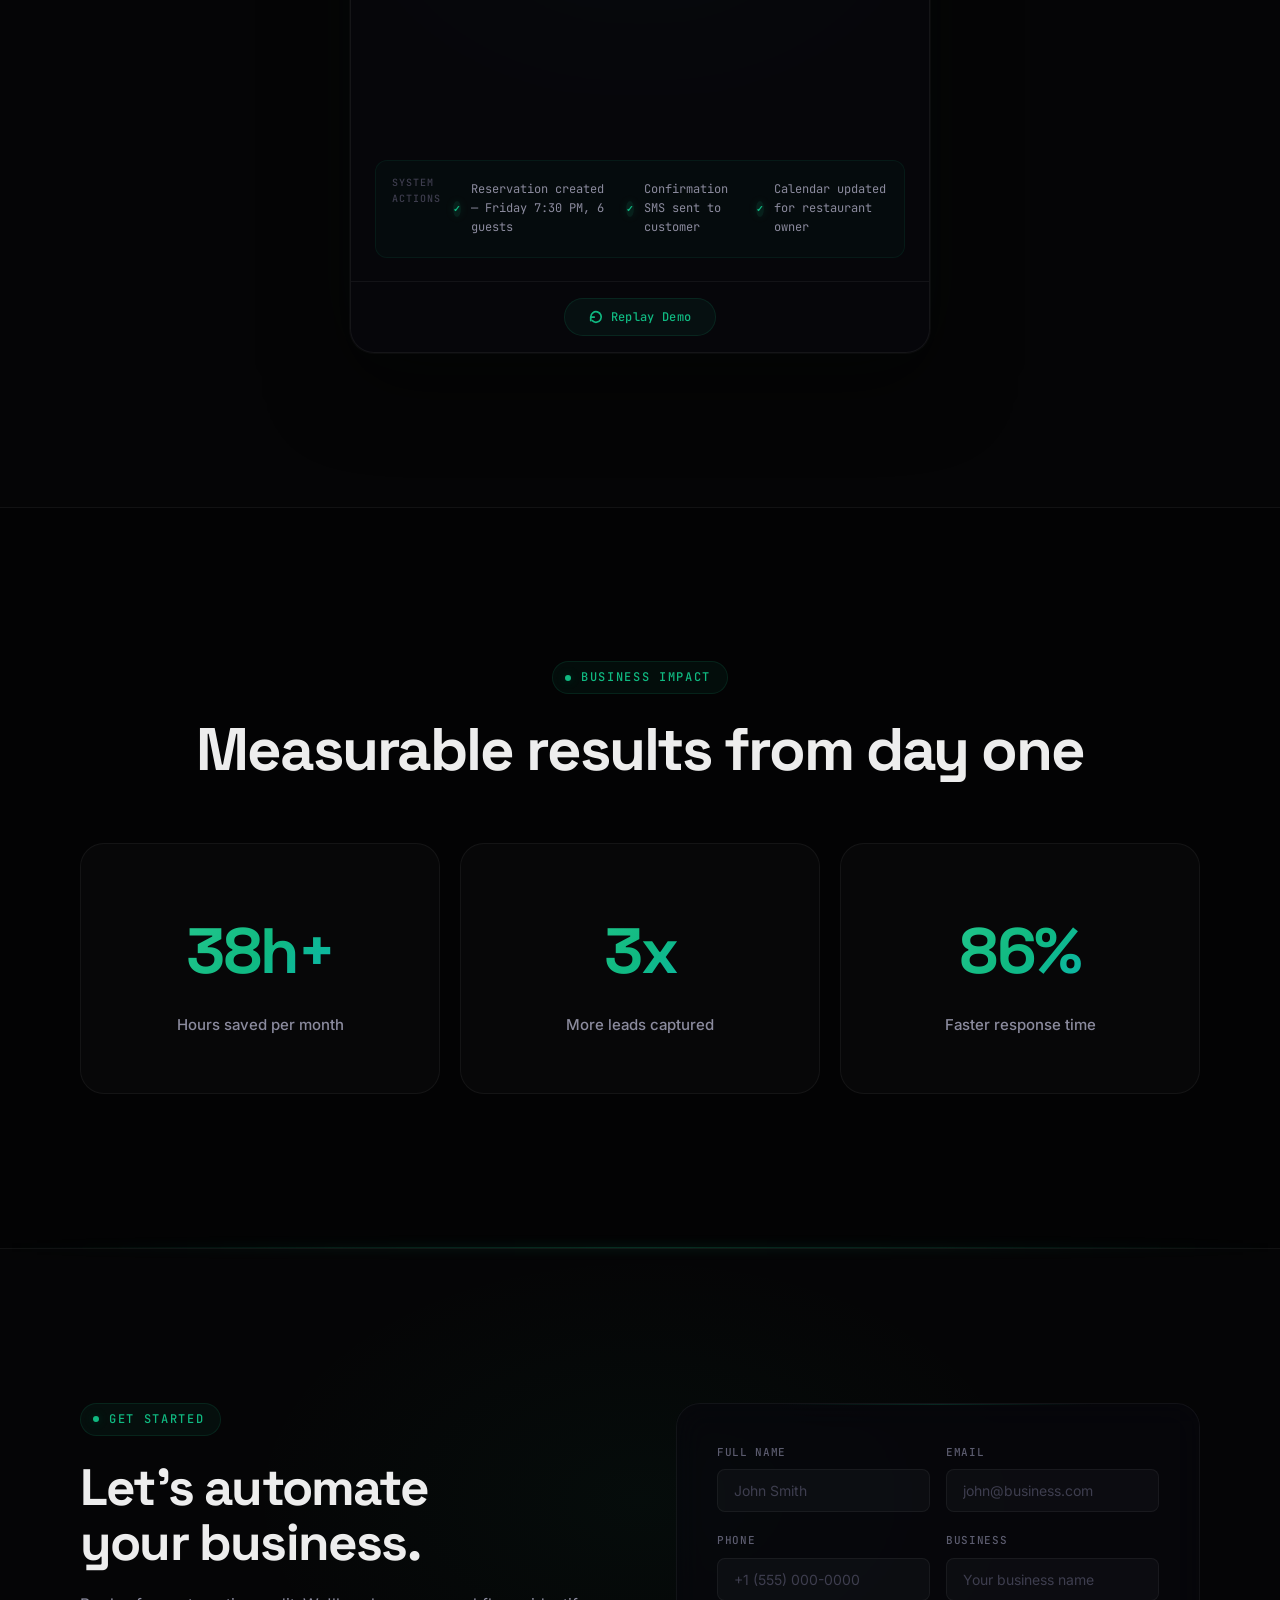
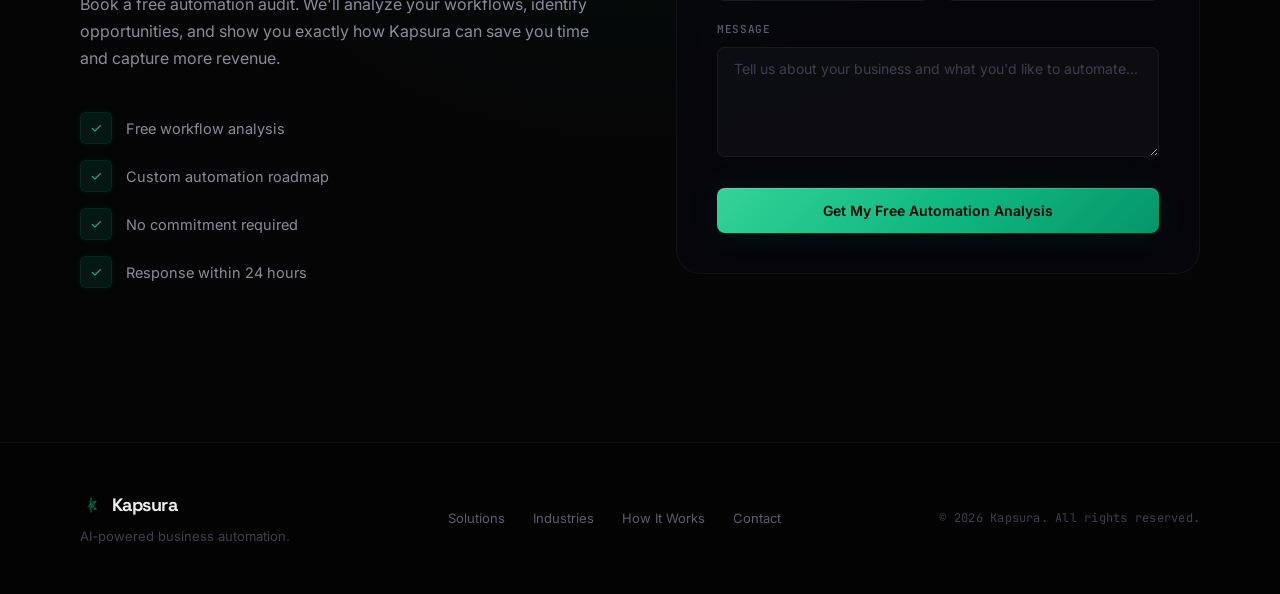
<file: public/index.html>
<!DOCTYPE html>
<html lang="en">

<head>
  <meta charset="UTF-8">
  <meta name="viewport" content="width=device-width, initial-scale=1.0">
  <meta name="description"
    content="Kapsura AI Automation Studio — Intelligent automation systems for restaurants, clinics, salons, gyms, and local businesses. Handle customer conversations, bookings, and lead qualification 24/7.">
  <meta name="keywords"
    content="AI automation, business automation, chatbot, booking automation, lead qualification, restaurant AI, clinic automation">
  <meta name="author" content="Kapsura">
  <meta property="og:title" content="Kapsura — AI Automation Studio">
  <meta property="og:description"
    content="Build intelligent automation systems that handle customer conversations, bookings, follow-ups, and lead qualification — 24/7.">
  <meta property="og:type" content="website">
  <meta name="twitter:card" content="summary_large_image">
  <meta name="twitter:title" content="Kapsura — AI Automation Studio">
  <meta name="twitter:description" content="AI-powered business automation for local businesses.">
  <title>Kapsura — AI Automation Studio</title>
  <link rel="icon" type="image/png" href="logo.png">
  <link rel="stylesheet" href="style.css">
  <meta name="google-site-verification" content="NtB1F53OhR8DWME8MRnWh-F2aPq1qTzESw3svkrbt4g" />
</head>

<body class="loading">

  <!-- ===== PRELOADER ===== -->
  <div class="preloader" id="preloader">
    <div class="preloader-content">
      <div class="preloader-logo">
        <img src="logo.png" alt="Kapsura Logo" class="preloader-logo-img">
      </div>
      <div class="preloader-status">
        <div class="status-item" id="status1">
          <span class="status-indicator"></span>
          AI Engine Online
        </div>
        <div class="status-item" id="status2">
          <span class="status-indicator"></span>
          Automation Systems Ready
        </div>
        <div class="status-item" id="status3">
          <span class="status-indicator"></span>
          Customer Agents Active
        </div>
      </div>
    </div>
  </div>

  <!-- ===== NAVBAR ===== -->
  <nav class="navbar" id="navbar">
    <div class="container">
      <a href="#" class="nav-logo">
        <span class="logo-mark">
          <img src="logo.png" alt="Kapsura Logo" class="logo-img">
        </span>
        Kapsura
      </a>
      <div class="nav-links" id="navLinks">
        <a href="#solutions">Solutions</a>
        <a href="#industries">Industries</a>
        <a href="#how-it-works">How It Works</a>
        <a href="#contact">Contact</a>
        <a href="#contact" class="nav-cta">Book Free Automation Audit</a>
      </div>
      <button class="nav-toggle" id="navToggle" aria-label="Toggle navigation">
        <span></span><span></span><span></span>
      </button>
    </div>
  </nav>

  <!-- ===== HERO ===== -->
  <section class="hero section" id="hero">
    <div class="grid-bg"></div>
    <div class="particle-field" id="heroParticles"></div>
    <div class="container">
      <div class="hero-content">
        <div class="hero-badge reveal">
          <span class="pulse"></span>
          AI Automation Studio
        </div>
        <h1 class="hero-title reveal reveal-delay-1">
          Your Business.<br>
          <span class="accent-text">Automated by AI.</span>
        </h1>
        <p class="hero-subtitle reveal reveal-delay-2">
          Kapsura builds intelligent automation systems that handle customer conversations, bookings, follow-ups, and
          lead qualification — 24/7.
        </p>
        <div class="hero-actions reveal reveal-delay-3">
          <a href="#contact" class="btn-primary">
            Get Free Automation Audit
            <svg width="16" height="16" viewBox="0 0 16 16" fill="none">
              <path d="M3 8h10M9 4l4 4-4 4" stroke="currentColor" stroke-width="2" stroke-linecap="round"
                stroke-linejoin="round" />
            </svg>
          </a>
          <a href="#how-it-works" class="btn-secondary">
            See How It Works
          </a>
        </div>
      </div>

      <div class="hero-visual reveal reveal-delay-2">
        <div class="interface-panel">
          <div class="interface-header">
            <div class="dots">
              <span class="dot"></span>
              <span class="dot"></span>
              <span class="dot"></span>
            </div>
            <span class="title">kapsura.ai — automation engine</span>
            <span class="status">
              <span class="status-dot"></span>
              Active
            </span>
          </div>
          <div class="interface-body">
            <div class="chat-msg">
              <span class="chat-avatar customer">C</span>
              <div>
                <div class="chat-label customer-label">Customer</div>
                <div class="chat-bubble customer-bubble">Can I book a table for tomorrow?</div>
              </div>
            </div>
            <div class="chat-msg">
              <span class="chat-avatar ai">K</span>
              <div>
                <div class="chat-label ai-label">Kapsura AI</div>
                <div class="chat-bubble ai-bubble">Of course! We have availability at 7 PM and 8:30 PM. Which would you
                  prefer?</div>
              </div>
            </div>
            <div class="chat-msg">
              <span class="chat-avatar customer">C</span>
              <div>
                <div class="chat-label customer-label">Customer</div>
                <div class="chat-bubble customer-bubble">7 PM sounds great, for 4 people.</div>
              </div>
            </div>
            <div class="system-block">
              <div class="sys-title">System Actions</div>
              <div class="sys-item">
                <span class="sys-check">✓</span>
                Booking confirmed — 7 PM, 4 guests
              </div>
              <div class="sys-item">
                <span class="sys-check">✓</span>
                Confirmation sent to customer
              </div>
              <div class="sys-item">
                <span class="sys-check">✓</span>
                Owner notification delivered
              </div>
            </div>
          </div>
          <div class="interface-sidebar">
            <div class="sidebar-indicator">
              <span class="ind-dot"></span>
              NLP engine
            </div>
            <div class="sidebar-indicator">
              <span class="ind-dot cyan"></span>
              Booking API
            </div>
            <div class="sidebar-indicator">
              <span class="ind-dot purple"></span>
              Notify service
            </div>
          </div>
        </div>
      </div>
    </div>
  </section>

  <!-- ===== GLOW DIVIDER ===== -->
  <div class="glow-divider"></div>

  <!-- ===== TRUST ===== -->
  <section class="trust section" id="industries">
    <div class="container">
      <p class="trust-title reveal">Built for businesses that need faster customer response</p>
      <div class="trust-grid">
        <div class="trust-item reveal reveal-delay-1">
          <div class="trust-icon">🍽️</div>
          <span class="trust-name">Restaurants</span>
        </div>
        <div class="trust-item reveal reveal-delay-1">
          <div class="trust-icon">🏥</div>
          <span class="trust-name">Clinics</span>
        </div>
        <div class="trust-item reveal reveal-delay-2">
          <div class="trust-icon">💇</div>
          <span class="trust-name">Salons</span>
        </div>
        <div class="trust-item reveal reveal-delay-2">
          <div class="trust-icon">🏋️</div>
          <span class="trust-name">Gyms</span>
        </div>
        <div class="trust-item reveal reveal-delay-3">
          <div class="trust-icon">🏠</div>
          <span class="trust-name">Real Estate</span>
        </div>
        <div class="trust-item reveal reveal-delay-3">
          <div class="trust-icon">🏪</div>
          <span class="trust-name">Local Businesses</span>
        </div>
      </div>
    </div>
  </section>

  <!-- ===== PROBLEMS ===== -->
  <section class="section" id="problems">
    <div class="container">
      <div class="section-label reveal">The Problem</div>
      <h2 class="section-title reveal">Your customers expect<br>instant answers.</h2>
      <p class="section-subtitle reveal reveal-delay-1">Most businesses lose revenue every day because they can't
        respond fast enough.</p>

      <div class="problems-grid">
        <div class="problem-card reveal reveal-delay-1">
          <div class="problem-icon">💬</div>
          <h3 class="problem-title">Missed Messages</h3>
          <p class="problem-desc">Customers leave when nobody responds. Every unanswered message is lost revenue.</p>
        </div>
        <div class="problem-card reveal reveal-delay-2">
          <div class="problem-icon">⏳</div>
          <h3 class="problem-title">Manual Tasks</h3>
          <p class="problem-desc">Employees waste hours doing repetitive work that could be automated instantly.</p>
        </div>
        <div class="problem-card reveal reveal-delay-3">
          <div class="problem-icon">📉</div>
          <h3 class="problem-title">Lost Opportunities</h3>
          <p class="problem-desc">Leads disappear without follow-up. No system means no second chance.</p>
        </div>
      </div>
    </div>
  </section>

  <!-- ===== GLOW DIVIDER ===== -->
  <div class="glow-divider"></div>

  <!-- ===== SOLUTIONS ===== -->
  <section class="section" id="solutions">
    <div class="container">
      <div class="section-label reveal">The Solution</div>
      <h2 class="section-title reveal">One AI system.<br>Multiple business operations.</h2>
      <p class="section-subtitle reveal reveal-delay-1">Kapsura replaces scattered tools with a single intelligent
        automation layer.</p>

      <div class="solutions-list reveal reveal-delay-2">
        <div class="solution-row">
          <span class="solution-number">01</span>
          <div class="solution-info">
            <h3>AI Conversations</h3>
            <p>Automatically answer customer questions across WhatsApp, SMS, web chat, and social media.</p>
          </div>
          <div class="solution-icon-wrap">💬</div>
        </div>
        <div class="solution-row">
          <span class="solution-number">02</span>
          <div class="solution-info">
            <h3>Smart Booking</h3>
            <p>Handle appointments, reservations, and scheduling without human intervention.</p>
          </div>
          <div class="solution-icon-wrap">📅</div>
        </div>
        <div class="solution-row">
          <span class="solution-number">03</span>
          <div class="solution-info">
            <h3>Lead Qualification</h3>
            <p>Identify high-value customers automatically and route them to your sales team.</p>
          </div>
          <div class="solution-icon-wrap">🎯</div>
        </div>
      </div>
    </div>
  </section>

  <!-- ===== HOW IT WORKS ===== -->
  <section class="section" id="how-it-works">
    <div class="container">
      <div style="text-align:center;">
        <div class="section-label reveal" style="justify-content:center;">Process</div>
        <h2 class="section-title reveal">How it works</h2>
        <p class="section-subtitle reveal reveal-delay-1" style="margin:0 auto;">From first contact to completed task —
          fully automated.</p>
      </div>

      <div class="timeline">
        <div class="timeline-step reveal reveal-delay-1">
          <div class="step-number">01</div>
          <p class="step-title">Customer contacts your business</p>
        </div>
        <div class="timeline-step reveal reveal-delay-2">
          <div class="step-number">02</div>
          <p class="step-title">AI understands the request</p>
        </div>
        <div class="timeline-step reveal reveal-delay-3">
          <div class="step-number">03</div>
          <p class="step-title">Automation executes the task</p>
        </div>
        <div class="timeline-step reveal reveal-delay-4">
          <div class="step-number">04</div>
          <p class="step-title">Business receives results</p>
        </div>
      </div>
    </div>
  </section>

  <!-- ===== GLOW DIVIDER ===== -->
  <div class="glow-divider"></div>

  <!-- ===== LIVE DEMO ===== -->
  <section class="demo-section section" id="demo">
    <div class="container">
      <div style="text-align:center;">
        <div class="section-label reveal" style="justify-content:center;">Live Demo</div>
        <h2 class="section-title reveal">See Kapsura in action</h2>
        <p class="section-subtitle reveal reveal-delay-1" style="margin:0 auto;">Watch how AI handles a real customer
          conversation in seconds.</p>
      </div>

      <div class="demo-wrapper reveal reveal-delay-2">
        <div class="demo-panel">
          <div class="scan-line-effect"></div>
          <div class="demo-header">
            <div class="demo-header-left">
              <div class="dots">
                <span class="dot"></span>
                <span class="dot"></span>
                <span class="dot"></span>
              </div>
              <span class="title">ai_chat_simulation</span>
            </div>
            <span class="status">
              <span class="status-dot"></span>
              Live
            </span>
          </div>
          <div class="demo-body" id="demoBody">
            <!-- Messages injected by JS -->
          </div>
          <div class="demo-footer">
            <button class="btn-replay" id="btnReplay">
              <svg width="14" height="14" viewBox="0 0 16 16" fill="none">
                <path d="M2 8a6 6 0 1 1 1.76 4.24" stroke="currentColor" stroke-width="2" stroke-linecap="round" />
                <path d="M2 12V8h4" stroke="currentColor" stroke-width="2" stroke-linecap="round"
                  stroke-linejoin="round" />
              </svg>
              Replay Demo
            </button>
          </div>
        </div>
      </div>
    </div>
  </section>

  <!-- ===== ROI ===== -->
  <section class="section" id="roi">
    <div class="container">
      <div style="text-align:center;">
        <div class="section-label reveal" style="justify-content:center;">Business Impact</div>
        <h2 class="section-title reveal">Measurable results from day one</h2>
      </div>

      <div class="roi-grid">
        <div class="roi-card reveal reveal-delay-1">
          <div class="roi-value" data-target="40" data-suffix="h+">0h+</div>
          <div class="roi-label">Hours saved per month</div>
        </div>
        <div class="roi-card reveal reveal-delay-2">
          <div class="roi-value" data-target="3" data-suffix="x">0x</div>
          <div class="roi-label">More leads captured</div>
        </div>
        <div class="roi-card reveal reveal-delay-3">
          <div class="roi-value" data-target="90" data-suffix="%">0%</div>
          <div class="roi-label">Faster response time</div>
        </div>
      </div>
    </div>
  </section>

  <!-- ===== GLOW DIVIDER ===== -->
  <div class="glow-divider"></div>

  <!-- ===== CONTACT ===== -->
  <section class="contact-section section" id="contact">
    <div class="container">
      <div class="contact-wrapper">
        <div class="contact-info reveal">
          <div class="section-label">Get Started</div>
          <h2>Let's automate<br>your business.</h2>
          <p>Book a free automation audit. We'll analyze your workflows, identify opportunities, and show you exactly
            how Kapsura can save you time and capture more revenue.</p>
          <div class="contact-features">
            <div class="contact-feature">
              <span class="cf-icon">✓</span>
              Free workflow analysis
            </div>
            <div class="contact-feature">
              <span class="cf-icon">✓</span>
              Custom automation roadmap
            </div>
            <div class="contact-feature">
              <span class="cf-icon">✓</span>
              No commitment required
            </div>
            <div class="contact-feature">
              <span class="cf-icon">✓</span>
              Response within 24 hours
            </div>
          </div>
        </div>

        <div class="contact-form-wrap reveal reveal-delay-1">
          <form id="contactForm" novalidate>
            <div class="form-row">
              <div class="form-group">
                <label for="name">Full Name</label>
                <input type="text" id="name" name="name" placeholder="John Smith" required>
              </div>
              <div class="form-group">
                <label for="email">Email</label>
                <input type="email" id="email" name="email" placeholder="john@business.com" required>
              </div>
            </div>
            <div class="form-row">
              <div class="form-group">
                <label for="phone">Phone</label>
                <input type="tel" id="phone" name="phone" placeholder="+1 (555) 000-0000" required>
              </div>
              <div class="form-group">
                <label for="business">Business</label>
                <input type="text" id="business" name="business" placeholder="Your business name" required>
              </div>
            </div>
            <div class="form-group">
              <label for="message">Message</label>
              <textarea id="message" name="message"
                placeholder="Tell us about your business and what you'd like to automate..." required></textarea>
            </div>
            <button type="submit" class="btn-submit" id="btnSubmit">
              Get My Free Automation Analysis
            </button>
          </form>
          <div class="form-success" id="formSuccess">
            <div class="success-icon">✓</div>
            <h3>Request Received</h3>
            <p>Thanks! Kapsura will review your request and contact you within 24 hours.</p>
          </div>
        </div>
      </div>
    </div>
  </section>

  <!-- ===== FOOTER ===== -->
  <footer class="footer">
    <div class="container">
      <div class="footer-brand">
        <div class="footer-logo">
          <span class="logo-mark">
            <img src="logo.png" alt="Kapsura Logo" class="logo-img">
          </span>
          Kapsura
        </div>
        <span class="footer-tagline">AI-powered business automation.</span>
      </div>
      <div class="footer-links">
        <a href="#solutions">Solutions</a>
        <a href="#industries">Industries</a>
        <a href="#how-it-works">How It Works</a>
        <a href="#contact">Contact</a>
      </div>
      <span class="footer-copy">&copy; 2026 Kapsura. All rights reserved.</span>
    </div>
  </footer>

  <script src="script.js"></script>
</body>

</html>
</file>
<file: style.css>
/* ============================================
   KAPSURA AI AUTOMATION STUDIO
   Premium Futuristic Design System v2
   ============================================ */

/* --- Google Fonts --- */
@import url('https://fonts.googleapis.com/css2?family=Inter:wght@300;400;500;600;700;800;900&family=JetBrains+Mono:wght@400;500&family=Space+Grotesk:wght@400;500;600;700&display=swap');

/* --- CSS Custom Properties --- */
:root {
  /* Colors — deeper, richer palette */
  --bg:            #030304;
  --bg-elevated:   #080809;
  --bg-card:       rgba(255,255,255,0.025);
  --bg-card-hover: rgba(255,255,255,0.05);
  --bg-glass:      rgba(8,8,12,0.65);
  --border:        rgba(255,255,255,0.05);
  --border-hover:  rgba(255,255,255,0.10);
  --border-glow:   rgba(16,185,129,0.12);

  --text-primary:   #ededed;
  --text-secondary: #8b8b9e;
  --text-tertiary:  #5c5c6f;
  --text-muted:     #3e3e4f;

  --accent:          #10B981;
  --accent-light:    #34d399;
  --accent-dim:      rgba(16,185,129,0.10);
  --accent-glow:     rgba(16,185,129,0.30);
  --accent-deep:     rgba(16,185,129,0.06);
  --accent-gradient: linear-gradient(135deg, #10B981 0%, #059669 50%, #047857 100%);
  --accent-gradient-vivid: linear-gradient(135deg, #34d399 0%, #10B981 50%, #059669 100%);

  --danger:  #ef4444;
  --warning: #f59e0b;
  --info:    #6366f1;
  --cyan:    #22d3ee;

  /* Typography */
  --font-sans:     'Inter', -apple-system, BlinkMacSystemFont, 'Segoe UI', sans-serif;
  --font-display:  'Space Grotesk', 'Inter', sans-serif;
  --font-mono:     'JetBrains Mono', 'Fira Code', monospace;

  /* Spacing */
  --section-py: clamp(100px, 12vw, 160px);
  --container:  1200px;
  --gap:        clamp(16px, 2vw, 24px);

  /* Radius */
  --radius-xs:  6px;
  --radius-sm:  8px;
  --radius-md:  12px;
  --radius-lg:  16px;
  --radius-xl:  24px;
  --radius-2xl: 32px;

  /* Transitions */
  --ease-out:    cubic-bezier(0.16, 1, 0.3, 1);
  --ease-spring: cubic-bezier(0.34, 1.56, 0.64, 1);
  --duration:    0.5s;
}

/* --- Reset & Base --- */
*, *::before, *::after {
  margin: 0;
  padding: 0;
  box-sizing: border-box;
}

html {
  scroll-behavior: smooth;
  -webkit-font-smoothing: antialiased;
  -moz-osx-font-smoothing: grayscale;
}

body {
  font-family: var(--font-sans);
  background: var(--bg);
  color: var(--text-primary);
  line-height: 1.6;
  overflow-x: hidden;
}

a {
  color: inherit;
  text-decoration: none;
}

button {
  font-family: inherit;
  cursor: pointer;
  border: none;
  outline: none;
}

img {
  max-width: 100%;
  display: block;
}

ul { list-style: none; }

/* --- Utility --- */
.container {
  max-width: var(--container);
  margin: 0 auto;
  padding: 0 clamp(20px, 4vw, 40px);
}

.section {
  padding: var(--section-py) 0;
  position: relative;
}

.section-label {
  display: inline-flex;
  align-items: center;
  gap: 10px;
  font-family: var(--font-mono);
  font-size: 12px;
  font-weight: 500;
  letter-spacing: 0.14em;
  text-transform: uppercase;
  color: var(--accent);
  margin-bottom: 24px;
  padding: 6px 16px 6px 12px;
  background: var(--accent-deep);
  border: 1px solid rgba(16,185,129,0.12);
  border-radius: 100px;
}

.section-label::before {
  content: '';
  width: 6px;
  height: 6px;
  border-radius: 50%;
  background: var(--accent);
  box-shadow: 0 0 10px var(--accent-glow), 0 0 20px var(--accent-dim);
  animation: label-pulse 2.5s ease-in-out infinite;
}

@keyframes label-pulse {
  0%, 100% { opacity: 1; box-shadow: 0 0 10px var(--accent-glow), 0 0 20px var(--accent-dim); }
  50%      { opacity: 0.6; box-shadow: 0 0 4px var(--accent-dim); }
}

.section-title {
  font-family: var(--font-display);
  font-size: clamp(34px, 5vw, 60px);
  font-weight: 700;
  line-height: 1.08;
  letter-spacing: -0.035em;
  color: var(--text-primary);
  margin-bottom: 18px;
}

.section-subtitle {
  font-size: clamp(16px, 1.6vw, 19px);
  color: var(--text-secondary);
  line-height: 1.75;
  max-width: 560px;
}

/* --- Scroll Animations --- */
.reveal {
  opacity: 0;
  transform: translateY(36px);
  transition: opacity 0.9s var(--ease-out), transform 0.9s var(--ease-out);
}

.reveal.visible {
  opacity: 1;
  transform: translateY(0);
}

.reveal-delay-1 { transition-delay: 0.1s; }
.reveal-delay-2 { transition-delay: 0.2s; }
.reveal-delay-3 { transition-delay: 0.3s; }
.reveal-delay-4 { transition-delay: 0.4s; }

/* --- Ambient glow layers --- */
.glow-orb {
  position: absolute;
  border-radius: 50%;
  filter: blur(100px);
  pointer-events: none;
  z-index: 0;
}

/* ============================================
   NAVBAR
   ============================================ */
.navbar {
  position: fixed;
  top: 0;
  left: 0;
  right: 0;
  z-index: 1000;
  padding: 18px 0;
  transition: all 0.5s var(--ease-out);
}

.navbar.scrolled {
  padding: 10px 0;
  background: rgba(3,3,4,0.75);
  backdrop-filter: blur(24px) saturate(200%);
  -webkit-backdrop-filter: blur(24px) saturate(200%);
  border-bottom: 1px solid var(--border);
  box-shadow: 0 1px 40px rgba(0,0,0,0.4);
}

.navbar .container {
  display: flex;
  align-items: center;
  justify-content: space-between;
}

.nav-logo {
  font-family: var(--font-display);
  font-size: 22px;
  font-weight: 700;
  letter-spacing: -0.03em;
  color: var(--text-primary);
  display: flex;
  align-items: center;
  gap: 10px;
}

.nav-logo .logo-mark {
  width: 36px;
  height: 36px;
  display: flex;
  align-items: center;
  justify-content: center;
  position: relative;
  transition: transform 0.3s var(--ease-out);
}

.nav-logo:hover .logo-mark {
  transform: scale(1.05);
}

/* --- Kapsura Logo SVG Animations --- */
.logo-svg {
  width: 100%;
  height: 100%;
  opacity: 0;
  transform-origin: center;
  animation: logo-fade-in 1.2s var(--ease-out) forwards, logo-glow-pulse 4s ease-in-out infinite 1.2s;
}

.logo-path {
  stroke-dasharray: 120;
  stroke-dashoffset: 120;
  animation: logo-draw 1.8s cubic-bezier(0.16, 1, 0.3, 1) forwards;
}

.logo-path.stem {
  animation-delay: 0.1s;
}
.logo-path.diag {
  animation-delay: 0.3s;
}
.logo-path.branch-outer {
  animation-delay: 0.5s;
}
.logo-path.branch-inner {
  animation-delay: 0.7s;
}

@keyframes logo-fade-in {
  from {
    opacity: 0;
    transform: scale(0.8) rotate(-8deg);
  }
  to {
    opacity: 1;
    transform: scale(1) rotate(0);
  }
}

@keyframes logo-draw {
  to {
    stroke-dashoffset: 0;
  }
}

@keyframes logo-glow-pulse {
  0%, 100% {
    filter: drop-shadow(0 0 2px rgba(16, 185, 129, 0.35)) drop-shadow(0 0 8px rgba(16, 185, 129, 0.15));
    transform: scale(1);
  }
  50% {
    filter: drop-shadow(0 0 6px rgba(16, 185, 129, 0.65)) drop-shadow(0 0 16px rgba(16, 185, 129, 0.3));
    transform: scale(1.02);
  }
}

.nav-links {
  display: flex;
  align-items: center;
  gap: 32px;
}

.nav-links a {
  font-size: 13.5px;
  font-weight: 500;
  color: var(--text-tertiary);
  transition: color 0.3s;
  position: relative;
}

.nav-links a::after {
  content: '';
  position: absolute;
  bottom: -6px;
  left: 50%;
  transform: translateX(-50%);
  width: 0;
  height: 1.5px;
  background: var(--accent);
  border-radius: 2px;
  transition: width 0.35s var(--ease-out);
  box-shadow: 0 0 6px var(--accent-glow);
}

.nav-links a:hover {
  color: var(--text-primary);
}

.nav-links a:hover::after {
  width: 100%;
}

.nav-cta {
  display: inline-flex;
  align-items: center;
  gap: 8px;
  padding: 9px 22px;
  font-size: 13px;
  font-weight: 600;
  color: #030304;
  background: var(--accent-gradient-vivid);
  border-radius: 100px;
  transition: all 0.35s var(--ease-out);
  box-shadow: 0 0 24px var(--accent-dim), inset 0 1px 0 rgba(255,255,255,0.15);
}

.nav-cta:hover {
  transform: translateY(-1px);
  box-shadow: 0 4px 36px var(--accent-glow), inset 0 1px 0 rgba(255,255,255,0.2);
}

/* Mobile toggle */
.nav-toggle {
  display: none;
  flex-direction: column;
  gap: 5px;
  background: none;
  padding: 4px;
}

.nav-toggle span {
  width: 22px;
  height: 2px;
  background: var(--text-primary);
  border-radius: 2px;
  transition: all 0.3s;
}

/* ============================================
   HERO SECTION
   ============================================ */
.hero {
  min-height: 100vh;
  display: flex;
  align-items: center;
  padding-top: 100px;
  position: relative;
  overflow: hidden;
}

/* Multi-layer ambient glow */
.hero::before {
  content: '';
  position: absolute;
  top: -300px;
  left: 50%;
  transform: translateX(-50%);
  width: 1100px;
  max-width: 100vw;
  height: 800px;
  background:
    radial-gradient(ellipse 60% 50% at 50% 40%, rgba(16,185,129,0.12) 0%, transparent 60%),
    radial-gradient(ellipse 40% 30% at 30% 30%, rgba(99,102,241,0.06) 0%, transparent 60%),
    radial-gradient(ellipse 30% 40% at 70% 50%, rgba(34,211,238,0.04) 0%, transparent 60%);
  pointer-events: none;
  z-index: 0;
}

.hero::after {
  content: '';
  position: absolute;
  bottom: -100px;
  left: 50%;
  transform: translateX(-50%);
  width: 800px;
  max-width: 100vw;
  height: 400px;
  background: radial-gradient(ellipse, rgba(16,185,129,0.05) 0%, transparent 70%);
  pointer-events: none;
  z-index: 0;
}

.hero .container {
  display: grid;
  grid-template-columns: 1fr 1fr;
  gap: 64px;
  align-items: center;
}

.hero-content {
  position: relative;
  z-index: 2;
}

.hero-badge {
  display: inline-flex;
  align-items: center;
  gap: 10px;
  padding: 6px 18px 6px 14px;
  border-radius: 100px;
  background: rgba(16,185,129,0.06);
  border: 1px solid rgba(16,185,129,0.15);
  font-family: var(--font-mono);
  font-size: 12px;
  font-weight: 500;
  letter-spacing: 0.06em;
  color: var(--accent-light);
  margin-bottom: 32px;
  backdrop-filter: blur(10px);
}

.hero-badge .pulse {
  width: 7px;
  height: 7px;
  border-radius: 50%;
  background: var(--accent);
  animation: pulse-glow 2s ease-in-out infinite;
  box-shadow: 0 0 8px var(--accent-glow);
}

@keyframes pulse-glow {
  0%, 100% { box-shadow: 0 0 4px var(--accent-glow); opacity: 1; }
  50% { box-shadow: 0 0 16px var(--accent-glow), 0 0 30px var(--accent-dim); opacity: 0.7; }
}

.hero-title {
  font-family: var(--font-display);
  font-size: clamp(44px, 6vw, 76px);
  font-weight: 700;
  line-height: 1.04;
  letter-spacing: -0.04em;
  margin-bottom: 28px;
}

.hero-title .accent-text {
  background: linear-gradient(135deg, #34d399 0%, #10B981 40%, #06b6d4 100%);
  -webkit-background-clip: text;
  -webkit-text-fill-color: transparent;
  background-clip: text;
}

.hero-subtitle {
  font-size: clamp(16px, 1.5vw, 18px);
  color: var(--text-secondary);
  line-height: 1.8;
  max-width: 500px;
  margin-bottom: 44px;
}

.hero-actions {
  display: flex;
  align-items: center;
  gap: 16px;
  flex-wrap: wrap;
}

.btn-primary {
  display: inline-flex;
  align-items: center;
  gap: 10px;
  padding: 14px 32px;
  font-size: 14px;
  font-weight: 600;
  color: #030304;
  background: var(--accent-gradient-vivid);
  border-radius: 100px;
  transition: all 0.35s var(--ease-out);
  box-shadow: 0 0 30px var(--accent-dim), 0 2px 8px rgba(0,0,0,0.3), inset 0 1px 0 rgba(255,255,255,0.15);
  position: relative;
  overflow: hidden;
}

.btn-primary::before {
  content: '';
  position: absolute;
  inset: 0;
  background: linear-gradient(135deg, rgba(255,255,255,0.2) 0%, transparent 50%);
  opacity: 0;
  transition: opacity 0.35s;
}

.btn-primary:hover {
  transform: translateY(-2px);
  box-shadow: 0 8px 40px var(--accent-glow), 0 4px 12px rgba(0,0,0,0.4), inset 0 1px 0 rgba(255,255,255,0.2);
}

.btn-primary:hover::before {
  opacity: 1;
}

.btn-secondary {
  display: inline-flex;
  align-items: center;
  gap: 10px;
  padding: 14px 32px;
  font-size: 14px;
  font-weight: 600;
  color: var(--text-secondary);
  background: rgba(255,255,255,0.03);
  border: 1px solid var(--border-hover);
  border-radius: 100px;
  transition: all 0.35s var(--ease-out);
  backdrop-filter: blur(8px);
}

.btn-secondary:hover {
  color: var(--text-primary);
  background: rgba(255,255,255,0.06);
  border-color: rgba(255,255,255,0.18);
  transform: translateY(-2px);
  box-shadow: 0 4px 20px rgba(0,0,0,0.3);
}

/* Hero Interface Panel */
.hero-visual {
  position: relative;
  z-index: 2;
}

/* Floating glow behind the panel */
.hero-visual::before {
  content: '';
  position: absolute;
  top: 50%;
  left: 50%;
  transform: translate(-50%, -50%);
  width: 120%;
  height: 120%;
  background: radial-gradient(ellipse, rgba(16,185,129,0.08) 0%, transparent 60%);
  pointer-events: none;
  z-index: -1;
}

.interface-panel {
  background: rgba(8,8,14,0.7);
  border: 1px solid rgba(255,255,255,0.06);
  border-radius: var(--radius-xl);
  overflow: hidden;
  backdrop-filter: blur(20px) saturate(150%);
  -webkit-backdrop-filter: blur(20px) saturate(150%);
  box-shadow:
    0 0 0 1px rgba(255,255,255,0.03),
    0 24px 80px rgba(0,0,0,0.6),
    0 0 100px rgba(16,185,129,0.06);
  position: relative;
}

/* Top highlight line */
.interface-panel::before {
  content: '';
  position: absolute;
  top: 0;
  left: 20%;
  right: 20%;
  height: 1px;
  background: linear-gradient(90deg, transparent, rgba(16,185,129,0.3), transparent);
  z-index: 1;
}

.interface-header {
  display: flex;
  align-items: center;
  justify-content: space-between;
  padding: 14px 20px;
  border-bottom: 1px solid var(--border);
  background: rgba(255,255,255,0.015);
}

.interface-header .dots {
  display: flex;
  gap: 7px;
}

.interface-header .dot {
  width: 10px;
  height: 10px;
  border-radius: 50%;
  background: rgba(255,255,255,0.06);
}

.interface-header .dot:first-child { background: #ef4444; opacity: 0.7; }
.interface-header .dot:nth-child(2) { background: #f59e0b; opacity: 0.7; }
.interface-header .dot:nth-child(3) { background: #22c55e; opacity: 0.7; }

.interface-header .title {
  font-family: var(--font-mono);
  font-size: 12px;
  font-weight: 500;
  color: var(--text-muted);
  letter-spacing: 0.04em;
}

.interface-header .status {
  display: flex;
  align-items: center;
  gap: 6px;
  font-family: var(--font-mono);
  font-size: 11px;
  color: var(--accent);
  font-weight: 500;
  letter-spacing: 0.04em;
}

.interface-header .status-dot {
  width: 6px;
  height: 6px;
  border-radius: 50%;
  background: var(--accent);
  animation: pulse-glow 2s ease-in-out infinite;
}

.interface-body {
  padding: 20px;
  display: flex;
  flex-direction: column;
  gap: 14px;
}

/* Interface sidebar indicators */
.interface-sidebar {
  display: flex;
  gap: 8px;
  padding: 10px 20px;
  border-top: 1px solid var(--border);
  background: rgba(255,255,255,0.01);
}

.sidebar-indicator {
  display: flex;
  align-items: center;
  gap: 6px;
  font-family: var(--font-mono);
  font-size: 10px;
  color: var(--text-muted);
  letter-spacing: 0.05em;
  text-transform: uppercase;
}

.sidebar-indicator .ind-dot {
  width: 5px;
  height: 5px;
  border-radius: 50%;
  background: var(--accent);
  opacity: 0.6;
}

.sidebar-indicator .ind-dot.cyan { background: var(--cyan); }
.sidebar-indicator .ind-dot.purple { background: var(--info); }

.chat-msg {
  display: flex;
  gap: 12px;
  align-items: flex-start;
  animation: msg-in 0.6s var(--ease-out) both;
}

.chat-msg:nth-child(2) { animation-delay: 0.6s; }
.chat-msg:nth-child(3) { animation-delay: 1.2s; }

@keyframes msg-in {
  from { opacity: 0; transform: translateY(12px) scale(0.98); }
  to { opacity: 1; transform: translateY(0) scale(1); }
}

.chat-avatar {
  width: 30px;
  height: 30px;
  border-radius: var(--radius-xs);
  display: flex;
  align-items: center;
  justify-content: center;
  font-size: 12px;
  font-weight: 700;
  flex-shrink: 0;
}

.chat-avatar.customer {
  background: rgba(99,102,241,0.12);
  color: #a5b4fc;
  border: 1px solid rgba(99,102,241,0.15);
}

.chat-avatar.ai {
  background: var(--accent-dim);
  color: var(--accent-light);
  border: 1px solid rgba(16,185,129,0.15);
}

.chat-bubble {
  padding: 10px 14px;
  border-radius: var(--radius-md);
  font-size: 13px;
  line-height: 1.5;
  max-width: 300px;
}

.chat-bubble.customer-bubble {
  background: rgba(99,102,241,0.06);
  border: 1px solid rgba(99,102,241,0.10);
  color: var(--text-primary);
}

.chat-bubble.ai-bubble {
  background: rgba(16,185,129,0.06);
  border: 1px solid rgba(16,185,129,0.10);
  color: var(--text-primary);
}

.chat-label {
  font-family: var(--font-mono);
  font-size: 10px;
  font-weight: 500;
  text-transform: uppercase;
  letter-spacing: 0.08em;
  margin-bottom: 4px;
}

.chat-label.customer-label { color: #a5b4fc; }
.chat-label.ai-label { color: var(--accent-light); }

/* System confirmations */
.system-block {
  margin-top: 6px;
  padding: 14px 16px;
  background: rgba(16,185,129,0.03);
  border: 1px solid rgba(16,185,129,0.08);
  border-radius: var(--radius-md);
  animation: msg-in 0.6s var(--ease-out) 1.8s both;
}

.system-block .sys-title {
  font-family: var(--font-mono);
  font-size: 10px;
  font-weight: 500;
  text-transform: uppercase;
  letter-spacing: 0.1em;
  color: var(--text-muted);
  margin-bottom: 10px;
}

.system-block .sys-item {
  display: flex;
  align-items: center;
  gap: 10px;
  padding: 5px 0;
  font-size: 12px;
  font-family: var(--font-mono);
  color: var(--text-secondary);
}

.system-block .sys-check {
  width: 16px;
  height: 16px;
  border-radius: 50%;
  background: rgba(16,185,129,0.12);
  color: var(--accent);
  display: flex;
  align-items: center;
  justify-content: center;
  font-size: 9px;
  font-weight: 700;
  box-shadow: 0 0 8px var(--accent-dim);
}

/* ============================================
   TRUST SECTION
   ============================================ */
.trust {
  border-top: 1px solid var(--border);
  border-bottom: 1px solid var(--border);
  background: rgba(255,255,255,0.008);
  position: relative;
}

.trust .container {
  text-align: center;
}

.trust-title {
  font-size: clamp(15px, 1.4vw, 17px);
  color: var(--text-muted);
  font-weight: 500;
  margin-bottom: 48px;
  letter-spacing: 0.02em;
}

.trust-grid {
  display: grid;
  grid-template-columns: repeat(6, 1fr);
  gap: 8px;
}

.trust-item {
  display: flex;
  flex-direction: column;
  align-items: center;
  gap: 14px;
  padding: 32px 16px;
  border-radius: var(--radius-lg);
  border: 1px solid transparent;
  transition: all 0.4s var(--ease-out);
  position: relative;
}

.trust-item::before {
  content: '';
  position: absolute;
  inset: 0;
  border-radius: var(--radius-lg);
  background: linear-gradient(180deg, rgba(16,185,129,0.04) 0%, transparent 100%);
  opacity: 0;
  transition: opacity 0.4s;
}

.trust-item:hover {
  border-color: var(--border-glow);
  transform: translateY(-4px);
}

.trust-item:hover::before {
  opacity: 1;
}

.trust-icon {
  width: 52px;
  height: 52px;
  border-radius: var(--radius-md);
  background: rgba(255,255,255,0.03);
  border: 1px solid var(--border);
  display: flex;
  align-items: center;
  justify-content: center;
  font-size: 24px;
  transition: all 0.4s;
  position: relative;
  z-index: 1;
}

.trust-item:hover .trust-icon {
  background: var(--accent-dim);
  border-color: rgba(16,185,129,0.2);
  box-shadow: 0 0 24px var(--accent-dim);
}

.trust-name {
  font-size: 13px;
  font-weight: 600;
  color: var(--text-secondary);
  position: relative;
  z-index: 1;
}

/* ============================================
   PROBLEMS SECTION
   ============================================ */
.problems-grid {
  display: grid;
  grid-template-columns: repeat(3, 1fr);
  gap: 20px;
  margin-top: 60px;
}

.problem-card {
  padding: 44px 32px;
  background: rgba(255,255,255,0.02);
  border: 1px solid var(--border);
  border-radius: var(--radius-xl);
  transition: all 0.5s var(--ease-out);
  position: relative;
  overflow: hidden;
}

/* Animated top glow line */
.problem-card::before {
  content: '';
  position: absolute;
  top: 0;
  left: -100%;
  width: 100%;
  height: 1px;
  background: linear-gradient(90deg, transparent, rgba(239,68,68,0.5), transparent);
  transition: left 0.8s var(--ease-out);
}

.problem-card::after {
  content: '';
  position: absolute;
  top: 0;
  left: 0;
  right: 0;
  height: 60%;
  background: linear-gradient(180deg, rgba(239,68,68,0.02) 0%, transparent 100%);
  opacity: 0;
  transition: opacity 0.5s;
  pointer-events: none;
}

.problem-card:hover {
  border-color: rgba(239,68,68,0.15);
  background: rgba(255,255,255,0.03);
  transform: translateY(-6px);
  box-shadow: 0 20px 60px rgba(0,0,0,0.3);
}

.problem-card:hover::before {
  left: 100%;
}

.problem-card:hover::after {
  opacity: 1;
}

.problem-icon {
  width: 52px;
  height: 52px;
  border-radius: var(--radius-md);
  background: rgba(239,68,68,0.06);
  border: 1px solid rgba(239,68,68,0.10);
  display: flex;
  align-items: center;
  justify-content: center;
  font-size: 22px;
  margin-bottom: 28px;
  position: relative;
  z-index: 1;
}

.problem-title {
  font-family: var(--font-display);
  font-size: 20px;
  font-weight: 700;
  margin-bottom: 10px;
  letter-spacing: -0.02em;
  position: relative;
  z-index: 1;
}

.problem-desc {
  font-size: 15px;
  color: var(--text-secondary);
  line-height: 1.7;
  position: relative;
  z-index: 1;
}

/* ============================================
   SOLUTION SECTION
   ============================================ */
.solutions-list {
  display: flex;
  flex-direction: column;
  gap: 0;
  margin-top: 60px;
  border-radius: var(--radius-xl);
  overflow: hidden;
  border: 1px solid var(--border);
  background: rgba(255,255,255,0.015);
}

.solution-row {
  display: grid;
  grid-template-columns: auto 1fr auto;
  align-items: center;
  gap: 36px;
  padding: 36px 40px;
  background: transparent;
  transition: all 0.4s var(--ease-out);
  border-bottom: 1px solid var(--border);
  position: relative;
}

.solution-row:last-child {
  border-bottom: none;
}

.solution-row::before {
  content: '';
  position: absolute;
  left: 0;
  top: 0;
  width: 2px;
  height: 0;
  background: var(--accent-gradient);
  transition: height 0.5s var(--ease-out);
  border-radius: 2px;
}

.solution-row:hover {
  background: rgba(16,185,129,0.02);
}

.solution-row:hover::before {
  height: 100%;
}

.solution-number {
  font-family: var(--font-mono);
  font-size: 42px;
  font-weight: 700;
  color: rgba(255,255,255,0.03);
  font-variant-numeric: tabular-nums;
  min-width: 60px;
  transition: color 0.4s;
}

.solution-row:hover .solution-number {
  color: rgba(16,185,129,0.15);
}

.solution-info h3 {
  font-family: var(--font-display);
  font-size: 20px;
  font-weight: 700;
  letter-spacing: -0.02em;
  margin-bottom: 6px;
}

.solution-info p {
  font-size: 14.5px;
  color: var(--text-secondary);
  line-height: 1.6;
}

.solution-icon-wrap {
  width: 48px;
  height: 48px;
  border-radius: var(--radius-md);
  background: var(--accent-dim);
  border: 1px solid rgba(16,185,129,0.1);
  display: flex;
  align-items: center;
  justify-content: center;
  font-size: 20px;
  transition: all 0.4s;
}

.solution-row:hover .solution-icon-wrap {
  box-shadow: 0 0 30px var(--accent-dim);
  border-color: rgba(16,185,129,0.2);
}

/* ============================================
   HOW IT WORKS
   ============================================ */
.timeline {
  display: grid;
  grid-template-columns: repeat(4, 1fr);
  gap: 0;
  margin-top: 72px;
  position: relative;
}

.timeline::before {
  content: '';
  position: absolute;
  top: 36px;
  left: calc(12.5% + 36px);
  right: calc(12.5% + 36px);
  height: 1px;
  background: linear-gradient(90deg, var(--accent), rgba(16,185,129,0.15));
  box-shadow: 0 0 10px var(--accent-dim);
}

.timeline-step {
  display: flex;
  flex-direction: column;
  align-items: center;
  text-align: center;
  padding: 0 16px;
  position: relative;
}

.step-number {
  width: 72px;
  height: 72px;
  border-radius: 50%;
  background: var(--bg);
  border: 1.5px solid rgba(16,185,129,0.3);
  display: flex;
  align-items: center;
  justify-content: center;
  font-family: var(--font-mono);
  font-size: 22px;
  font-weight: 700;
  color: var(--accent);
  margin-bottom: 24px;
  position: relative;
  z-index: 2;
  box-shadow: 0 0 30px var(--accent-dim), inset 0 0 20px rgba(16,185,129,0.03);
  transition: all 0.4s;
}

.timeline-step:hover .step-number {
  background: rgba(16,185,129,0.06);
  border-color: rgba(16,185,129,0.5);
  box-shadow: 0 0 50px var(--accent-glow), inset 0 0 30px rgba(16,185,129,0.05);
  transform: scale(1.08);
}

.step-title {
  font-size: 14px;
  font-weight: 600;
  color: var(--text-secondary);
  line-height: 1.5;
  max-width: 180px;
}

/* ============================================
   LIVE DEMO SECTION
   ============================================ */
.demo-section {
  background: rgba(255,255,255,0.008);
  border-top: 1px solid var(--border);
  border-bottom: 1px solid var(--border);
  position: relative;
}

/* Ambient glow for demo */
.demo-section::before {
  content: '';
  position: absolute;
  top: 50%;
  left: 50%;
  transform: translate(-50%, -50%);
  width: 600px;
  max-width: 100vw;
  height: 400px;
  background: radial-gradient(ellipse, rgba(16,185,129,0.06) 0%, transparent 70%);
  pointer-events: none;
}

.demo-wrapper {
  width: 100%;
  max-width: 580px;
  margin: 60px auto 0;
}

.demo-panel {
  background: rgba(8,8,14,0.7);
  border: 1px solid rgba(255,255,255,0.06);
  border-radius: var(--radius-xl);
  overflow: hidden;
  backdrop-filter: blur(20px);
  -webkit-backdrop-filter: blur(20px);
  box-shadow:
    0 0 0 1px rgba(255,255,255,0.03),
    0 30px 80px rgba(0,0,0,0.5),
    0 0 80px rgba(16,185,129,0.04);
  position: relative;
}

.demo-panel::before {
  content: '';
  position: absolute;
  top: 0;
  left: 20%;
  right: 20%;
  height: 1px;
  background: linear-gradient(90deg, transparent, rgba(16,185,129,0.25), transparent);
  z-index: 1;
}

.demo-header {
  display: flex;
  align-items: center;
  justify-content: space-between;
  padding: 14px 20px;
  border-bottom: 1px solid var(--border);
  background: rgba(255,255,255,0.015);
}

.demo-header-left {
  display: flex;
  align-items: center;
  gap: 10px;
}

.demo-header .dots { display: flex; gap: 7px; }
.demo-header .dot {
  width: 10px;
  height: 10px;
  border-radius: 50%;
}
.demo-header .dot:nth-child(1) { background: #ef4444; opacity: 0.7; }
.demo-header .dot:nth-child(2) { background: #f59e0b; opacity: 0.7; }
.demo-header .dot:nth-child(3) { background: #22c55e; opacity: 0.7; }

.demo-header .title {
  font-family: var(--font-mono);
  font-size: 12px;
  font-weight: 500;
  color: var(--text-muted);
  letter-spacing: 0.04em;
}

.demo-body {
  padding: 24px;
  min-height: 300px;
  display: flex;
  flex-direction: column;
  gap: 16px;
}

.demo-msg {
  display: flex;
  gap: 12px;
  align-items: flex-start;
  opacity: 0;
  transform: translateY(12px) scale(0.98);
  transition: all 0.5s var(--ease-out);
}

.demo-msg.show {
  opacity: 1;
  transform: translateY(0) scale(1);
}

.demo-footer {
  padding: 16px 20px;
  border-top: 1px solid var(--border);
  display: flex;
  justify-content: center;
}

.btn-replay {
  display: inline-flex;
  align-items: center;
  gap: 8px;
  padding: 10px 24px;
  font-family: var(--font-mono);
  font-size: 12px;
  font-weight: 500;
  letter-spacing: 0.03em;
  color: var(--accent);
  background: rgba(16,185,129,0.06);
  border: 1px solid rgba(16,185,129,0.12);
  border-radius: 100px;
  transition: all 0.35s;
}

.btn-replay:hover {
  background: rgba(16,185,129,0.12);
  border-color: rgba(16,185,129,0.25);
  box-shadow: 0 0 24px var(--accent-dim);
}

/* ============================================
   ROI SECTION
   ============================================ */
.roi-grid {
  display: grid;
  grid-template-columns: repeat(3, 1fr);
  gap: 20px;
  margin-top: 60px;
}

.roi-card {
  text-align: center;
  padding: 56px 32px;
  background: rgba(255,255,255,0.02);
  border: 1px solid var(--border);
  border-radius: var(--radius-xl);
  position: relative;
  overflow: hidden;
  transition: all 0.4s var(--ease-out);
}

/* Animated top edge */
.roi-card::before {
  content: '';
  position: absolute;
  top: 0;
  left: 50%;
  transform: translateX(-50%);
  width: 0;
  height: 1px;
  background: var(--accent-gradient);
  transition: width 0.6s var(--ease-out);
  box-shadow: 0 0 10px var(--accent-dim);
}

/* Inner glow */
.roi-card::after {
  content: '';
  position: absolute;
  top: -30%;
  left: 50%;
  transform: translateX(-50%);
  width: 80%;
  height: 60%;
  background: radial-gradient(ellipse, rgba(16,185,129,0.04) 0%, transparent 70%);
  opacity: 0;
  transition: opacity 0.5s;
  pointer-events: none;
}

.roi-card:hover {
  border-color: var(--border-glow);
  transform: translateY(-6px);
  box-shadow: 0 20px 60px rgba(0,0,0,0.3);
}

.roi-card:hover::before {
  width: 60%;
}

.roi-card:hover::after {
  opacity: 1;
}

.roi-value {
  font-family: var(--font-display);
  font-size: clamp(44px, 5vw, 64px);
  font-weight: 700;
  letter-spacing: -0.04em;
  background: linear-gradient(135deg, #34d399 0%, #10B981 50%, #06b6d4 100%);
  -webkit-background-clip: text;
  -webkit-text-fill-color: transparent;
  background-clip: text;
  margin-bottom: 10px;
  position: relative;
  z-index: 1;
}

.roi-label {
  font-size: 15px;
  font-weight: 500;
  color: var(--text-secondary);
  position: relative;
  z-index: 1;
}

/* Counter animation */
.roi-value[data-target] {
  font-variant-numeric: tabular-nums;
}

/* ============================================
   CONTACT SECTION
   ============================================ */
.contact-section {
  background: rgba(255,255,255,0.008);
  border-top: 1px solid var(--border);
  position: relative;
}

.contact-section::before {
  content: '';
  position: absolute;
  top: 0;
  left: 50%;
  transform: translateX(-50%);
  width: 800px;
  max-width: 100vw;
  height: 500px;
  background: radial-gradient(ellipse, rgba(16,185,129,0.04) 0%, transparent 70%);
  pointer-events: none;
}

.contact-wrapper {
  display: grid;
  grid-template-columns: 1fr 1fr;
  gap: 72px;
  align-items: start;
}

.contact-info h2 {
  font-family: var(--font-display);
  font-size: clamp(32px, 4vw, 52px);
  font-weight: 700;
  letter-spacing: -0.035em;
  line-height: 1.08;
  margin-bottom: 20px;
}

.contact-info p {
  font-size: 16px;
  color: var(--text-secondary);
  line-height: 1.7;
  margin-bottom: 40px;
}

.contact-features {
  display: flex;
  flex-direction: column;
  gap: 16px;
}

.contact-feature {
  display: flex;
  align-items: center;
  gap: 14px;
  font-size: 14.5px;
  color: var(--text-secondary);
}

.contact-feature .cf-icon {
  width: 32px;
  height: 32px;
  border-radius: var(--radius-xs);
  background: var(--accent-dim);
  color: var(--accent);
  display: flex;
  align-items: center;
  justify-content: center;
  font-size: 14px;
  flex-shrink: 0;
  border: 1px solid rgba(16,185,129,0.1);
  box-shadow: 0 0 8px var(--accent-dim);
}

.contact-form-wrap {
  background: rgba(8,8,14,0.6);
  border: 1px solid var(--border);
  border-radius: var(--radius-xl);
  padding: 40px;
  backdrop-filter: blur(16px);
  -webkit-backdrop-filter: blur(16px);
  position: relative;
}

.contact-form-wrap::before {
  content: '';
  position: absolute;
  top: 0;
  left: 20%;
  right: 20%;
  height: 1px;
  background: linear-gradient(90deg, transparent, rgba(16,185,129,0.2), transparent);
}

.form-group {
  margin-bottom: 20px;
}

.form-group label {
  display: block;
  font-family: var(--font-mono);
  font-size: 11px;
  font-weight: 500;
  color: var(--text-tertiary);
  margin-bottom: 8px;
  letter-spacing: 0.06em;
  text-transform: uppercase;
}

.form-group input,
.form-group textarea {
  width: 100%;
  padding: 12px 16px;
  font-size: 14px;
  font-family: var(--font-sans);
  color: var(--text-primary);
  background: rgba(255,255,255,0.03);
  border: 1px solid var(--border);
  border-radius: var(--radius-sm);
  transition: all 0.3s;
  outline: none;
}

.form-group input::placeholder,
.form-group textarea::placeholder {
  color: var(--text-muted);
}

.form-group input:focus,
.form-group textarea:focus {
  border-color: rgba(16,185,129,0.4);
  box-shadow: 0 0 0 3px rgba(16,185,129,0.08), 0 0 20px rgba(16,185,129,0.04);
  background: rgba(255,255,255,0.05);
}

.form-group textarea {
  min-height: 110px;
  resize: vertical;
}

.form-row {
  display: grid;
  grid-template-columns: 1fr 1fr;
  gap: 16px;
}

.btn-submit {
  width: 100%;
  padding: 14px 32px;
  font-size: 14px;
  font-weight: 600;
  color: #030304;
  background: var(--accent-gradient-vivid);
  border-radius: var(--radius-sm);
  transition: all 0.35s var(--ease-out);
  box-shadow: 0 0 30px var(--accent-dim), inset 0 1px 0 rgba(255,255,255,0.15);
  margin-top: 4px;
  position: relative;
  overflow: hidden;
}

.btn-submit::before {
  content: '';
  position: absolute;
  inset: 0;
  background: linear-gradient(135deg, rgba(255,255,255,0.15) 0%, transparent 50%);
  opacity: 0;
  transition: opacity 0.35s;
}

.btn-submit:hover {
  transform: translateY(-2px);
  box-shadow: 0 8px 40px var(--accent-glow), inset 0 1px 0 rgba(255,255,255,0.2);
}

.btn-submit:hover::before {
  opacity: 1;
}

.btn-submit:disabled {
  opacity: 0.5;
  cursor: not-allowed;
  transform: none;
}

.form-success {
  display: none;
  text-align: center;
  padding: 48px 20px;
}

.form-success.show {
  display: block;
}

.form-success .success-icon {
  width: 64px;
  height: 64px;
  border-radius: 50%;
  background: var(--accent-dim);
  border: 1px solid rgba(16,185,129,0.15);
  color: var(--accent);
  display: flex;
  align-items: center;
  justify-content: center;
  font-size: 28px;
  margin: 0 auto 20px;
  animation: scale-in 0.5s var(--ease-spring);
  box-shadow: 0 0 30px var(--accent-dim);
}

@keyframes scale-in {
  from { transform: scale(0) rotate(-10deg); }
  to { transform: scale(1) rotate(0); }
}

.form-success h3 {
  font-family: var(--font-display);
  font-size: 22px;
  font-weight: 700;
  margin-bottom: 10px;
}

.form-success p {
  font-size: 15px;
  color: var(--text-secondary);
  line-height: 1.6;
}

/* ============================================
   FOOTER
   ============================================ */
.footer {
  border-top: 1px solid var(--border);
  padding: 48px 0;
}

.footer .container {
  display: flex;
  align-items: center;
  justify-content: space-between;
  flex-wrap: wrap;
  gap: 20px;
}

.footer-brand {
  display: flex;
  flex-direction: column;
  gap: 6px;
}

.footer-brand .footer-logo {
  font-family: var(--font-display);
  font-size: 18px;
  font-weight: 700;
  letter-spacing: -0.03em;
  display: flex;
  align-items: center;
  gap: 8px;
}

.footer-brand .footer-logo .logo-mark {
  width: 24px;
  height: 24px;
  display: flex;
  align-items: center;
  justify-content: center;
}

.footer-tagline {
  font-size: 13px;
  color: var(--text-muted);
}

.footer-links {
  display: flex;
  gap: 28px;
}

.footer-links a {
  font-size: 13px;
  color: var(--text-tertiary);
  transition: color 0.3s;
}

.footer-links a:hover {
  color: var(--text-primary);
}

.footer-copy {
  font-size: 12px;
  color: var(--text-muted);
  font-family: var(--font-mono);
  letter-spacing: 0.02em;
}

/* ============================================
   DATA FLOW ANIMATION (new)
   ============================================ */
@keyframes data-flow {
  0%   { transform: translateY(0) scale(1); opacity: 0; }
  10%  { opacity: 0.6; }
  90%  { opacity: 0.6; }
  100% { transform: translateY(-120px) scale(0.8); opacity: 0; }
}

.data-particle {
  position: absolute;
  width: 2px;
  height: 2px;
  background: var(--accent);
  border-radius: 50%;
  box-shadow: 0 0 6px var(--accent-glow);
  animation: data-flow 3s linear infinite;
  pointer-events: none;
}

/* Floating data particles container */
.particle-field {
  position: absolute;
  inset: 0;
  pointer-events: none;
  overflow: hidden;
  z-index: 0;
}

/* ============================================
   SCAN LINE EFFECT (subtle)
   ============================================ */
@keyframes scan-line {
  0%   { top: -4px; }
  100% { top: 100%; }
}

.scan-line-effect {
  position: absolute;
  left: 0;
  right: 0;
  height: 1px;
  background: linear-gradient(90deg, transparent 10%, rgba(16,185,129,0.15) 50%, transparent 90%);
  animation: scan-line 6s linear infinite;
  pointer-events: none;
  z-index: 1;
}

/* ============================================
   RESPONSIVE
   ============================================ */
@media (max-width: 1024px) {
  .hero .container {
    grid-template-columns: 1fr;
    gap: 48px;
  }

  .trust-grid {
    grid-template-columns: repeat(3, 1fr);
  }

  .problems-grid {
    grid-template-columns: 1fr 1fr;
  }

  .timeline {
    grid-template-columns: repeat(2, 1fr);
    gap: 40px;
  }

  .timeline::before {
    display: none;
  }

  .contact-wrapper {
    grid-template-columns: 1fr;
    gap: 40px;
  }
}

@media (max-width: 768px) {
  /* --- Mobile nav --- */
  .nav-links {
    display: none;
    position: fixed;
    top: 0;
    left: 0;
    right: 0;
    bottom: 0;
    background: rgba(3,3,4,0.96);
    backdrop-filter: blur(24px);
    flex-direction: column;
    justify-content: center;
    align-items: center;
    gap: 28px;
    z-index: 999;
  }

  .nav-links.open {
    display: flex;
  }

  .nav-links a {
    font-size: 18px;
    color: var(--text-secondary);
  }

  .nav-links a::after {
    display: none;
  }

  .nav-links .nav-cta {
    margin-top: 12px;
  }

  .nav-toggle {
    display: flex;
    z-index: 1001;
  }

  .nav-toggle.active span:nth-child(1) {
    transform: rotate(45deg) translate(5px, 5px);
  }
  .nav-toggle.active span:nth-child(2) {
    opacity: 0;
  }
  .nav-toggle.active span:nth-child(3) {
    transform: rotate(-45deg) translate(5px, -5px);
  }

  /* --- Reduce section spacing --- */
  .section {
    padding: clamp(60px, 10vw, 100px) 0;
  }

  /* --- Hero mobile --- */
  .hero {
    min-height: auto;
    padding-top: 100px;
    padding-bottom: 48px;
  }

  .hero .container {
    gap: 40px;
  }

  .hero-content {
    text-align: center;
  }

  .hero-badge {
    margin-left: auto;
    margin-right: auto;
  }

  .hero-title {
    font-size: clamp(32px, 8vw, 48px);
    line-height: 1.1;
    margin-bottom: 20px;
  }

  .hero-subtitle {
    font-size: 15px;
    max-width: 100%;
    margin-left: auto;
    margin-right: auto;
    margin-bottom: 32px;
  }

  .hero-actions {
    justify-content: center;
  }

  /* --- Interface panel: scale to fit --- */
  .interface-panel {
    border-radius: var(--radius-lg);
  }

  .interface-header {
    padding: 10px 14px;
  }

  .interface-header .title {
    font-size: 10px;
    display: none;
  }

  .interface-header .status {
    font-size: 10px;
  }

  .interface-body {
    padding: 14px;
    gap: 10px;
  }

  .chat-bubble {
    max-width: 100%;
    font-size: 12px;
    padding: 8px 12px;
  }

  .chat-avatar {
    width: 26px;
    height: 26px;
    font-size: 10px;
  }

  .chat-label {
    font-size: 9px;
  }

  .system-block {
    padding: 10px 12px;
  }

  .system-block .sys-item {
    font-size: 11px;
    gap: 8px;
  }

  .system-block .sys-check {
    width: 14px;
    height: 14px;
    font-size: 8px;
  }

  .interface-sidebar {
    padding: 8px 14px;
    gap: 6px;
    flex-wrap: wrap;
  }

  .sidebar-indicator {
    font-size: 9px;
  }

  /* --- Section typography --- */
  .section-title {
    font-size: clamp(26px, 7vw, 36px);
  }

  .section-subtitle {
    font-size: 15px;
  }

  /* --- Trust grid --- */
  .trust-grid {
    grid-template-columns: repeat(2, 1fr);
  }

  .trust-item {
    padding: 20px 12px;
  }

  .trust-icon {
    width: 44px;
    height: 44px;
    font-size: 20px;
  }

  .trust-title {
    font-size: 13px;
  }

  /* --- Problem cards --- */
  .problems-grid {
    grid-template-columns: 1fr;
    gap: 14px;
    margin-top: 40px;
  }

  .problem-card {
    padding: 28px 24px;
    border-radius: var(--radius-lg);
  }

  .problem-icon {
    width: 44px;
    height: 44px;
    font-size: 18px;
    margin-bottom: 20px;
  }

  .problem-title {
    font-size: 17px;
  }

  .problem-desc {
    font-size: 14px;
  }

  /* --- Solutions --- */
  .solutions-list {
    margin-top: 40px;
    border-radius: var(--radius-lg);
  }

  .solution-row {
    grid-template-columns: 1fr;
    gap: 12px;
    padding: 24px 20px;
  }

  .solution-number { display: none; }
  .solution-icon-wrap { display: none; }
  .solution-row::before { display: none; }

  .solution-info h3 {
    font-size: 17px;
  }

  .solution-info p {
    font-size: 13.5px;
  }

  /* --- Timeline --- */
  .timeline {
    grid-template-columns: 1fr 1fr;
    gap: 28px;
    margin-top: 48px;
  }

  .step-number {
    width: 56px;
    height: 56px;
    font-size: 18px;
    margin-bottom: 16px;
  }

  .step-title {
    font-size: 13px;
  }

  /* --- Demo --- */
  .demo-wrapper {
    margin-top: 40px;
  }

  .demo-panel {
    border-radius: var(--radius-lg);
  }

  .demo-header {
    padding: 10px 14px;
  }

  .demo-header .title {
    font-size: 10px;
  }

  .demo-body {
    padding: 16px;
    min-height: 240px;
    gap: 12px;
  }

  /* --- ROI --- */
  .roi-grid {
    grid-template-columns: 1fr;
    gap: 14px;
    margin-top: 40px;
  }

  .roi-card {
    padding: 36px 24px;
    border-radius: var(--radius-lg);
  }

  .roi-value {
    font-size: clamp(36px, 10vw, 48px);
  }

  .roi-label {
    font-size: 14px;
  }

  /* --- Contact --- */
  .contact-info h2 {
    font-size: clamp(26px, 7vw, 36px);
  }

  .contact-info p {
    font-size: 15px;
  }

  .form-row {
    grid-template-columns: 1fr;
  }

  .contact-form-wrap {
    padding: 28px 20px;
    border-radius: var(--radius-lg);
  }

  .form-group input,
  .form-group textarea {
    font-size: 14px;
    padding: 11px 14px;
  }

  .btn-submit {
    font-size: 13.5px;
    padding: 13px 24px;
  }

  /* --- Footer --- */
  .footer {
    padding: 36px 0;
  }

  .footer .container {
    flex-direction: column;
    text-align: center;
    gap: 16px;
  }

  .footer-brand {
    align-items: center;
  }

  .footer-links {
    flex-wrap: wrap;
    justify-content: center;
    gap: 16px;
  }
}

@media (max-width: 480px) {
  /* --- Even tighter spacing --- */
  .section {
    padding: clamp(48px, 10vw, 72px) 0;
  }

  .container {
    padding: 0 16px;
  }

  /* --- Hero 480 --- */
  .hero {
    padding-top: 88px;
    padding-bottom: 36px;
  }

  .hero-title {
    font-size: clamp(28px, 8vw, 36px);
  }

  .hero-subtitle {
    font-size: 14px;
    margin-bottom: 28px;
  }

  .hero-badge {
    font-size: 11px;
    padding: 5px 14px 5px 10px;
    margin-bottom: 24px;
  }

  .hero-actions {
    flex-direction: column;
    align-items: stretch;
  }

  .btn-primary,
  .btn-secondary {
    justify-content: center;
    text-align: center;
    padding: 13px 20px;
    font-size: 13px;
  }

  /* --- Section text 480 --- */
  .section-title {
    font-size: clamp(24px, 7vw, 30px);
  }

  .section-subtitle {
    font-size: 14px;
  }

  .section-label {
    font-size: 10px;
    padding: 5px 12px 5px 10px;
    gap: 8px;
  }

  /* --- Trust 480 --- */
  .trust-grid {
    grid-template-columns: repeat(2, 1fr);
    gap: 6px;
  }

  .trust-item {
    padding: 16px 8px;
    gap: 10px;
  }

  .trust-icon {
    width: 40px;
    height: 40px;
    font-size: 18px;
  }

  .trust-name {
    font-size: 12px;
  }

  .trust-title {
    font-size: 13px;
    margin-bottom: 32px;
  }

  /* --- Problems 480 --- */
  .problems-grid {
    margin-top: 32px;
    gap: 12px;
  }

  .problem-card {
    padding: 24px 20px;
  }

  .problem-icon {
    width: 40px;
    height: 40px;
    font-size: 16px;
    margin-bottom: 16px;
  }

  .problem-title {
    font-size: 16px;
  }

  .problem-desc {
    font-size: 13px;
  }

  /* --- Solutions 480 --- */
  .solutions-list {
    margin-top: 32px;
  }

  .solution-row {
    padding: 20px 16px;
    gap: 8px;
  }

  .solution-info h3 {
    font-size: 16px;
  }

  .solution-info p {
    font-size: 13px;
  }

  /* --- Timeline 480 --- */
  .timeline {
    grid-template-columns: 1fr 1fr;
    gap: 20px;
    margin-top: 36px;
  }

  .step-number {
    width: 48px;
    height: 48px;
    font-size: 16px;
    margin-bottom: 12px;
  }

  .step-title {
    font-size: 12px;
    max-width: 140px;
  }

  /* --- Demo 480 --- */
  .demo-wrapper {
    margin-top: 32px;
  }

  .demo-body {
    padding: 12px;
    min-height: 200px;
    gap: 10px;
  }

  .chat-bubble {
    font-size: 11.5px;
    padding: 7px 10px;
  }

  .chat-avatar {
    width: 22px;
    height: 22px;
    font-size: 9px;
  }

  .chat-msg {
    gap: 8px;
  }

  .system-block .sys-item {
    font-size: 10px;
  }

  .btn-replay {
    font-size: 11px;
    padding: 8px 18px;
  }

  /* --- ROI 480 --- */
  .roi-grid {
    gap: 10px;
    margin-top: 32px;
  }

  .roi-card {
    padding: 28px 20px;
  }

  .roi-value {
    font-size: clamp(32px, 9vw, 40px);
  }

  .roi-label {
    font-size: 13px;
  }

  /* --- Contact 480 --- */
  .contact-info h2 {
    font-size: clamp(24px, 7vw, 30px);
  }

  .contact-info p {
    font-size: 14px;
    margin-bottom: 28px;
  }

  .contact-feature {
    font-size: 13px;
  }

  .contact-form-wrap {
    padding: 20px 16px;
  }

  .form-group label {
    font-size: 10px;
  }

  .form-group input,
  .form-group textarea {
    font-size: 13px;
    padding: 10px 12px;
  }

  .btn-submit {
    font-size: 13px;
    padding: 12px 20px;
  }

  /* --- Footer 480 --- */
  .footer-links {
    gap: 12px;
  }

  .footer-links a {
    font-size: 12px;
  }

  .footer-copy {
    font-size: 11px;
  }
}

/* --- Film grain overlay --- */
body::after {
  content: '';
  position: fixed;
  top: 0;
  left: 0;
  width: 100%;
  height: 100%;
  pointer-events: none;
  z-index: 9999;
  opacity: 0.018;
  background-image: url("data:image/svg+xml,%3Csvg viewBox='0 0 256 256' xmlns='http://www.w3.org/2000/svg'%3E%3Cfilter id='noise'%3E%3CfeTurbulence type='fractalNoise' baseFrequency='0.85' numOctaves='4' stitchTiles='stitch'/%3E%3C/filter%3E%3Crect width='100%25' height='100%25' filter='url(%23noise)'/%3E%3C/svg%3E");
}

/* --- Grid background for hero --- */
.grid-bg {
  position: absolute;
  inset: 0;
  background-image:
    linear-gradient(rgba(16,185,129,0.015) 1px, transparent 1px),
    linear-gradient(90deg, rgba(16,185,129,0.015) 1px, transparent 1px);
  background-size: 80px 80px;
  mask-image: radial-gradient(ellipse 70% 60% at 50% 0%, black 20%, transparent 70%);
  -webkit-mask-image: radial-gradient(ellipse 70% 60% at 50% 0%, black 20%, transparent 70%);
  pointer-events: none;
  z-index: 0;
  animation: grid-shift 20s linear infinite;
}

@keyframes grid-shift {
  0%   { background-position: 0 0; }
  100% { background-position: 80px 80px; }
}

/* --- Section divider glow lines --- */
.glow-divider {
  width: 100%;
  height: 1px;
  background: linear-gradient(90deg, transparent, rgba(16,185,129,0.12), rgba(16,185,129,0.20), rgba(16,185,129,0.12), transparent);
  position: relative;
}

.glow-divider::after {
  content: '';
  position: absolute;
  top: -4px;
  left: 0;
  right: 0;
  height: 9px;
  background: linear-gradient(90deg, transparent, rgba(16,185,129,0.05), rgba(16,185,129,0.08), rgba(16,185,129,0.05), transparent);
  filter: blur(4px);
}

/* ============================================
   PRELOADER
   ============================================ */
.preloader {
  position: fixed;
  inset: 0;
  background: var(--bg);
  z-index: 10000;
  display: flex;
  align-items: center;
  justify-content: center;
  transition: opacity 0.6s var(--ease-out), visibility 0.6s var(--ease-out);
}

.preloader.fade-out {
  opacity: 0;
  visibility: hidden;
}

.preloader-content {
  display: flex;
  flex-direction: column;
  align-items: center;
  gap: 32px;
}

.preloader-logo {
  width: 80px;
  height: 80px;
  animation: preloader-logo-pulse 2s ease-in-out infinite;
}

.preloader-svg {
  width: 100%;
  height: 100%;
}

.preloader-svg .logo-path {
  stroke-dasharray: 120;
  stroke-dashoffset: 120;
  animation: logo-draw 1.2s cubic-bezier(0.16, 1, 0.3, 1) forwards;
}

.preloader-status {
  display: flex;
  flex-direction: column;
  gap: 10px;
  align-items: center;
  min-height: 80px;
}

.status-item {
  font-family: var(--font-mono);
  font-size: 11px;
  color: var(--text-muted);
  text-transform: uppercase;
  letter-spacing: 0.1em;
  display: flex;
  align-items: center;
  gap: 8px;
  opacity: 0;
  transform: translateY(6px);
  transition: all 0.4s var(--ease-out);
}

.status-item.active {
  opacity: 1;
  transform: translateY(0);
  color: var(--text-secondary);
}

.status-item.active .status-indicator {
  background: var(--accent);
  box-shadow: 0 0 8px var(--accent-glow), 0 0 16px var(--accent-dim);
}

.status-indicator {
  width: 5px;
  height: 5px;
  border-radius: 50%;
  background: var(--text-muted);
  transition: all 0.3s;
}

@keyframes preloader-logo-pulse {
  0%, 100% {
    filter: drop-shadow(0 0 4px rgba(16, 185, 129, 0.3)) drop-shadow(0 0 10px rgba(16, 185, 129, 0.15));
    transform: scale(1);
  }
  50% {
    filter: drop-shadow(0 0 10px rgba(16, 185, 129, 0.6)) drop-shadow(0 0 25px rgba(16, 185, 129, 0.3));
    transform: scale(1.04);
  }
}

/* Lock interactions and reveal effects while page is loading */
body.loading {
  overflow: hidden !important;
}

body.loading .reveal {
  opacity: 0 !important;
  transform: translateY(24px) !important;
  transition: none !important;
}
</file>
<file: public/style.css>
/* ============================================
   KAPSURA AI AUTOMATION STUDIO
   Premium Futuristic Design System v2
   ============================================ */

/* --- Google Fonts --- */
@import url('https://fonts.googleapis.com/css2?family=Inter:wght@300;400;500;600;700;800;900&family=JetBrains+Mono:wght@400;500&family=Space+Grotesk:wght@400;500;600;700&display=swap');

/* --- CSS Custom Properties --- */
:root {
  /* Colors — deeper, richer palette */
  --bg:            #030304;
  --bg-elevated:   #080809;
  --bg-card:       rgba(255,255,255,0.025);
  --bg-card-hover: rgba(255,255,255,0.05);
  --bg-glass:      rgba(8,8,12,0.65);
  --border:        rgba(255,255,255,0.05);
  --border-hover:  rgba(255,255,255,0.10);
  --border-glow:   rgba(16,185,129,0.12);

  --text-primary:   #ededed;
  --text-secondary: #8b8b9e;
  --text-tertiary:  #5c5c6f;
  --text-muted:     #3e3e4f;

  --accent:          #10B981;
  --accent-light:    #34d399;
  --accent-dim:      rgba(16,185,129,0.10);
  --accent-glow:     rgba(16,185,129,0.30);
  --accent-deep:     rgba(16,185,129,0.06);
  --accent-gradient: linear-gradient(135deg, #10B981 0%, #059669 50%, #047857 100%);
  --accent-gradient-vivid: linear-gradient(135deg, #34d399 0%, #10B981 50%, #059669 100%);

  --danger:  #ef4444;
  --warning: #f59e0b;
  --info:    #6366f1;
  --cyan:    #22d3ee;

  /* Typography */
  --font-sans:     'Inter', -apple-system, BlinkMacSystemFont, 'Segoe UI', sans-serif;
  --font-display:  'Space Grotesk', 'Inter', sans-serif;
  --font-mono:     'JetBrains Mono', 'Fira Code', monospace;

  /* Spacing */
  --section-py: clamp(100px, 12vw, 160px);
  --container:  1200px;
  --gap:        clamp(16px, 2vw, 24px);

  /* Radius */
  --radius-xs:  6px;
  --radius-sm:  8px;
  --radius-md:  12px;
  --radius-lg:  16px;
  --radius-xl:  24px;
  --radius-2xl: 32px;

  /* Transitions */
  --ease-out:    cubic-bezier(0.16, 1, 0.3, 1);
  --ease-spring: cubic-bezier(0.34, 1.56, 0.64, 1);
  --duration:    0.5s;
}

/* --- Reset & Base --- */
*, *::before, *::after {
  margin: 0;
  padding: 0;
  box-sizing: border-box;
}

html {
  scroll-behavior: smooth;
  -webkit-font-smoothing: antialiased;
  -moz-osx-font-smoothing: grayscale;
}

body {
  font-family: var(--font-sans);
  background: var(--bg);
  color: var(--text-primary);
  line-height: 1.6;
  overflow-x: hidden;
}

a {
  color: inherit;
  text-decoration: none;
}

button {
  font-family: inherit;
  cursor: pointer;
  border: none;
  outline: none;
}

img {
  max-width: 100%;
  display: block;
}

ul { list-style: none; }

/* --- Utility --- */
.container {
  max-width: var(--container);
  margin: 0 auto;
  padding: 0 clamp(20px, 4vw, 40px);
}

.section {
  padding: var(--section-py) 0;
  position: relative;
}

.section-label {
  display: inline-flex;
  align-items: center;
  gap: 10px;
  font-family: var(--font-mono);
  font-size: 12px;
  font-weight: 500;
  letter-spacing: 0.14em;
  text-transform: uppercase;
  color: var(--accent);
  margin-bottom: 24px;
  padding: 6px 16px 6px 12px;
  background: var(--accent-deep);
  border: 1px solid rgba(16,185,129,0.12);
  border-radius: 100px;
}

.section-label::before {
  content: '';
  width: 6px;
  height: 6px;
  border-radius: 50%;
  background: var(--accent);
  box-shadow: 0 0 10px var(--accent-glow), 0 0 20px var(--accent-dim);
  animation: label-pulse 2.5s ease-in-out infinite;
}

@keyframes label-pulse {
  0%, 100% { opacity: 1; box-shadow: 0 0 10px var(--accent-glow), 0 0 20px var(--accent-dim); }
  50%      { opacity: 0.6; box-shadow: 0 0 4px var(--accent-dim); }
}

.section-title {
  font-family: var(--font-display);
  font-size: clamp(34px, 5vw, 60px);
  font-weight: 700;
  line-height: 1.08;
  letter-spacing: -0.035em;
  color: var(--text-primary);
  margin-bottom: 18px;
}

.section-subtitle {
  font-size: clamp(16px, 1.6vw, 19px);
  color: var(--text-secondary);
  line-height: 1.75;
  max-width: 560px;
}

/* --- Scroll Animations --- */
.reveal {
  opacity: 0;
  transform: translateY(36px);
  transition: opacity 0.9s var(--ease-out), transform 0.9s var(--ease-out);
}

.reveal.visible {
  opacity: 1;
  transform: translateY(0);
}

.reveal-delay-1 { transition-delay: 0.1s; }
.reveal-delay-2 { transition-delay: 0.2s; }
.reveal-delay-3 { transition-delay: 0.3s; }
.reveal-delay-4 { transition-delay: 0.4s; }

/* --- Ambient glow layers --- */
.glow-orb {
  position: absolute;
  border-radius: 50%;
  filter: blur(100px);
  pointer-events: none;
  z-index: 0;
}

/* ============================================
   NAVBAR
   ============================================ */
.navbar {
  position: fixed;
  top: 0;
  left: 0;
  right: 0;
  z-index: 1000;
  padding: 18px 0;
  transition: all 0.5s var(--ease-out);
}

.navbar.scrolled {
  padding: 10px 0;
  background: rgba(3,3,4,0.75);
  backdrop-filter: blur(24px) saturate(200%);
  -webkit-backdrop-filter: blur(24px) saturate(200%);
  border-bottom: 1px solid var(--border);
  box-shadow: 0 1px 40px rgba(0,0,0,0.4);
}

.navbar .container {
  display: flex;
  align-items: center;
  justify-content: space-between;
}

.nav-logo {
  font-family: var(--font-display);
  font-size: 22px;
  font-weight: 700;
  letter-spacing: -0.03em;
  color: var(--text-primary);
  display: flex;
  align-items: center;
  gap: 10px;
}

.nav-logo .logo-mark {
  width: 36px;
  height: 36px;
  display: flex;
  align-items: center;
  justify-content: center;
  position: relative;
  transition: transform 0.3s var(--ease-out);
}

.nav-logo:hover .logo-mark {
  transform: scale(1.05);
}

/* --- Kapsura Logo Image Animations --- */
.logo-img {
  width: 100%;
  height: 100%;
  object-fit: contain;
  opacity: 0;
  animation: logo-fade-in 1.2s var(--ease-out) forwards, logo-glow-pulse 4s ease-in-out infinite 1.2s;
}

@keyframes logo-fade-in {
  from {
    opacity: 0;
    transform: scale(0.85);
  }
  to {
    opacity: 1;
    transform: scale(1);
  }
}

@keyframes logo-glow-pulse {
  0%, 100% {
    filter: drop-shadow(0 0 2px rgba(16, 185, 129, 0.35)) drop-shadow(0 0 8px rgba(16, 185, 129, 0.15));
    transform: scale(1);
  }
  50% {
    filter: drop-shadow(0 0 6px rgba(16, 185, 129, 0.65)) drop-shadow(0 0 16px rgba(16, 185, 129, 0.3));
    transform: scale(1.02);
  }
}

.nav-links {
  display: flex;
  align-items: center;
  gap: 32px;
}

.nav-links a {
  font-size: 13.5px;
  font-weight: 500;
  color: var(--text-tertiary);
  transition: color 0.3s;
  position: relative;
}

.nav-links a::after {
  content: '';
  position: absolute;
  bottom: -6px;
  left: 50%;
  transform: translateX(-50%);
  width: 0;
  height: 1.5px;
  background: var(--accent);
  border-radius: 2px;
  transition: width 0.35s var(--ease-out);
  box-shadow: 0 0 6px var(--accent-glow);
}

.nav-links a:hover {
  color: var(--text-primary);
}

.nav-links a:hover::after {
  width: 100%;
}

.nav-cta {
  display: inline-flex;
  align-items: center;
  gap: 8px;
  padding: 9px 22px;
  font-size: 13px;
  font-weight: 600;
  color: #030304;
  background: var(--accent-gradient-vivid);
  border-radius: 100px;
  transition: all 0.35s var(--ease-out);
  box-shadow: 0 0 24px var(--accent-dim), inset 0 1px 0 rgba(255,255,255,0.15);
}

.nav-cta:hover {
  transform: translateY(-1px);
  box-shadow: 0 4px 36px var(--accent-glow), inset 0 1px 0 rgba(255,255,255,0.2);
}

/* Mobile toggle */
.nav-toggle {
  display: none;
  flex-direction: column;
  gap: 5px;
  background: none;
  padding: 4px;
}

.nav-toggle span {
  width: 22px;
  height: 2px;
  background: var(--text-primary);
  border-radius: 2px;
  transition: all 0.3s;
}

/* ============================================
   HERO SECTION
   ============================================ */
.hero {
  min-height: 100vh;
  display: flex;
  align-items: center;
  padding-top: 100px;
  position: relative;
  overflow: hidden;
}

/* Multi-layer ambient glow */
.hero::before {
  content: '';
  position: absolute;
  top: -300px;
  left: 50%;
  transform: translateX(-50%);
  width: 1100px;
  max-width: 100vw;
  height: 800px;
  background:
    radial-gradient(ellipse 60% 50% at 50% 40%, rgba(16,185,129,0.12) 0%, transparent 60%),
    radial-gradient(ellipse 40% 30% at 30% 30%, rgba(99,102,241,0.06) 0%, transparent 60%),
    radial-gradient(ellipse 30% 40% at 70% 50%, rgba(34,211,238,0.04) 0%, transparent 60%);
  pointer-events: none;
  z-index: 0;
}

.hero::after {
  content: '';
  position: absolute;
  bottom: -100px;
  left: 50%;
  transform: translateX(-50%);
  width: 800px;
  max-width: 100vw;
  height: 400px;
  background: radial-gradient(ellipse, rgba(16,185,129,0.05) 0%, transparent 70%);
  pointer-events: none;
  z-index: 0;
}

.hero .container {
  display: grid;
  grid-template-columns: 1fr 1fr;
  gap: 64px;
  align-items: center;
}

.hero-content {
  position: relative;
  z-index: 2;
}

.hero-badge {
  display: inline-flex;
  align-items: center;
  gap: 10px;
  padding: 6px 18px 6px 14px;
  border-radius: 100px;
  background: rgba(16,185,129,0.06);
  border: 1px solid rgba(16,185,129,0.15);
  font-family: var(--font-mono);
  font-size: 12px;
  font-weight: 500;
  letter-spacing: 0.06em;
  color: var(--accent-light);
  margin-bottom: 32px;
  backdrop-filter: blur(10px);
}

.hero-badge .pulse {
  width: 7px;
  height: 7px;
  border-radius: 50%;
  background: var(--accent);
  animation: pulse-glow 2s ease-in-out infinite;
  box-shadow: 0 0 8px var(--accent-glow);
}

@keyframes pulse-glow {
  0%, 100% { box-shadow: 0 0 4px var(--accent-glow); opacity: 1; }
  50% { box-shadow: 0 0 16px var(--accent-glow), 0 0 30px var(--accent-dim); opacity: 0.7; }
}

.hero-title {
  font-family: var(--font-display);
  font-size: clamp(44px, 6vw, 76px);
  font-weight: 700;
  line-height: 1.04;
  letter-spacing: -0.04em;
  margin-bottom: 28px;
}

.hero-title .accent-text {
  background: linear-gradient(135deg, #34d399 0%, #10B981 40%, #06b6d4 100%);
  -webkit-background-clip: text;
  -webkit-text-fill-color: transparent;
  background-clip: text;
}

.hero-subtitle {
  font-size: clamp(16px, 1.5vw, 18px);
  color: var(--text-secondary);
  line-height: 1.8;
  max-width: 500px;
  margin-bottom: 44px;
}

.hero-actions {
  display: flex;
  align-items: center;
  gap: 16px;
  flex-wrap: wrap;
}

.btn-primary {
  display: inline-flex;
  align-items: center;
  gap: 10px;
  padding: 14px 32px;
  font-size: 14px;
  font-weight: 600;
  color: #030304;
  background: var(--accent-gradient-vivid);
  border-radius: 100px;
  transition: all 0.35s var(--ease-out);
  box-shadow: 0 0 30px var(--accent-dim), 0 2px 8px rgba(0,0,0,0.3), inset 0 1px 0 rgba(255,255,255,0.15);
  position: relative;
  overflow: hidden;
}

.btn-primary::before {
  content: '';
  position: absolute;
  inset: 0;
  background: linear-gradient(135deg, rgba(255,255,255,0.2) 0%, transparent 50%);
  opacity: 0;
  transition: opacity 0.35s;
}

.btn-primary:hover {
  transform: translateY(-2px);
  box-shadow: 0 8px 40px var(--accent-glow), 0 4px 12px rgba(0,0,0,0.4), inset 0 1px 0 rgba(255,255,255,0.2);
}

.btn-primary:hover::before {
  opacity: 1;
}

.btn-secondary {
  display: inline-flex;
  align-items: center;
  gap: 10px;
  padding: 14px 32px;
  font-size: 14px;
  font-weight: 600;
  color: var(--text-secondary);
  background: rgba(255,255,255,0.03);
  border: 1px solid var(--border-hover);
  border-radius: 100px;
  transition: all 0.35s var(--ease-out);
  backdrop-filter: blur(8px);
}

.btn-secondary:hover {
  color: var(--text-primary);
  background: rgba(255,255,255,0.06);
  border-color: rgba(255,255,255,0.18);
  transform: translateY(-2px);
  box-shadow: 0 4px 20px rgba(0,0,0,0.3);
}

/* Hero Interface Panel */
.hero-visual {
  position: relative;
  z-index: 2;
}

/* Floating glow behind the panel */
.hero-visual::before {
  content: '';
  position: absolute;
  top: 50%;
  left: 50%;
  transform: translate(-50%, -50%);
  width: 120%;
  height: 120%;
  background: radial-gradient(ellipse, rgba(16,185,129,0.08) 0%, transparent 60%);
  pointer-events: none;
  z-index: -1;
}

.interface-panel {
  background: rgba(8,8,14,0.7);
  border: 1px solid rgba(255,255,255,0.06);
  border-radius: var(--radius-xl);
  overflow: hidden;
  backdrop-filter: blur(20px) saturate(150%);
  -webkit-backdrop-filter: blur(20px) saturate(150%);
  box-shadow:
    0 0 0 1px rgba(255,255,255,0.03),
    0 24px 80px rgba(0,0,0,0.6),
    0 0 100px rgba(16,185,129,0.06);
  position: relative;
}

/* Top highlight line */
.interface-panel::before {
  content: '';
  position: absolute;
  top: 0;
  left: 20%;
  right: 20%;
  height: 1px;
  background: linear-gradient(90deg, transparent, rgba(16,185,129,0.3), transparent);
  z-index: 1;
}

.interface-header {
  display: flex;
  align-items: center;
  justify-content: space-between;
  padding: 14px 20px;
  border-bottom: 1px solid var(--border);
  background: rgba(255,255,255,0.015);
}

.interface-header .dots {
  display: flex;
  gap: 7px;
}

.interface-header .dot {
  width: 10px;
  height: 10px;
  border-radius: 50%;
  background: rgba(255,255,255,0.06);
}

.interface-header .dot:first-child { background: #ef4444; opacity: 0.7; }
.interface-header .dot:nth-child(2) { background: #f59e0b; opacity: 0.7; }
.interface-header .dot:nth-child(3) { background: #22c55e; opacity: 0.7; }

.interface-header .title {
  font-family: var(--font-mono);
  font-size: 12px;
  font-weight: 500;
  color: var(--text-muted);
  letter-spacing: 0.04em;
}

.interface-header .status {
  display: flex;
  align-items: center;
  gap: 6px;
  font-family: var(--font-mono);
  font-size: 11px;
  color: var(--accent);
  font-weight: 500;
  letter-spacing: 0.04em;
}

.interface-header .status-dot {
  width: 6px;
  height: 6px;
  border-radius: 50%;
  background: var(--accent);
  animation: pulse-glow 2s ease-in-out infinite;
}

.interface-body {
  padding: 20px;
  display: flex;
  flex-direction: column;
  gap: 14px;
}

/* Interface sidebar indicators */
.interface-sidebar {
  display: flex;
  gap: 8px;
  padding: 10px 20px;
  border-top: 1px solid var(--border);
  background: rgba(255,255,255,0.01);
}

.sidebar-indicator {
  display: flex;
  align-items: center;
  gap: 6px;
  font-family: var(--font-mono);
  font-size: 10px;
  color: var(--text-muted);
  letter-spacing: 0.05em;
  text-transform: uppercase;
}

.sidebar-indicator .ind-dot {
  width: 5px;
  height: 5px;
  border-radius: 50%;
  background: var(--accent);
  opacity: 0.6;
}

.sidebar-indicator .ind-dot.cyan { background: var(--cyan); }
.sidebar-indicator .ind-dot.purple { background: var(--info); }

.chat-msg {
  display: flex;
  gap: 12px;
  align-items: flex-start;
  animation: msg-in 0.6s var(--ease-out) both;
}

.chat-msg:nth-child(2) { animation-delay: 0.6s; }
.chat-msg:nth-child(3) { animation-delay: 1.2s; }

@keyframes msg-in {
  from { opacity: 0; transform: translateY(12px) scale(0.98); }
  to { opacity: 1; transform: translateY(0) scale(1); }
}

.chat-avatar {
  width: 30px;
  height: 30px;
  border-radius: var(--radius-xs);
  display: flex;
  align-items: center;
  justify-content: center;
  font-size: 12px;
  font-weight: 700;
  flex-shrink: 0;
}

.chat-avatar.customer {
  background: rgba(99,102,241,0.12);
  color: #a5b4fc;
  border: 1px solid rgba(99,102,241,0.15);
}

.chat-avatar.ai {
  background: var(--accent-dim);
  color: var(--accent-light);
  border: 1px solid rgba(16,185,129,0.15);
}

.chat-bubble {
  padding: 10px 14px;
  border-radius: var(--radius-md);
  font-size: 13px;
  line-height: 1.5;
  max-width: 300px;
}

.chat-bubble.customer-bubble {
  background: rgba(99,102,241,0.06);
  border: 1px solid rgba(99,102,241,0.10);
  color: var(--text-primary);
}

.chat-bubble.ai-bubble {
  background: rgba(16,185,129,0.06);
  border: 1px solid rgba(16,185,129,0.10);
  color: var(--text-primary);
}

.chat-label {
  font-family: var(--font-mono);
  font-size: 10px;
  font-weight: 500;
  text-transform: uppercase;
  letter-spacing: 0.08em;
  margin-bottom: 4px;
}

.chat-label.customer-label { color: #a5b4fc; }
.chat-label.ai-label { color: var(--accent-light); }

/* System confirmations */
.system-block {
  margin-top: 6px;
  padding: 14px 16px;
  background: rgba(16,185,129,0.03);
  border: 1px solid rgba(16,185,129,0.08);
  border-radius: var(--radius-md);
  animation: msg-in 0.6s var(--ease-out) 1.8s both;
}

.system-block .sys-title {
  font-family: var(--font-mono);
  font-size: 10px;
  font-weight: 500;
  text-transform: uppercase;
  letter-spacing: 0.1em;
  color: var(--text-muted);
  margin-bottom: 10px;
}

.system-block .sys-item {
  display: flex;
  align-items: center;
  gap: 10px;
  padding: 5px 0;
  font-size: 12px;
  font-family: var(--font-mono);
  color: var(--text-secondary);
}

.system-block .sys-check {
  width: 16px;
  height: 16px;
  border-radius: 50%;
  background: rgba(16,185,129,0.12);
  color: var(--accent);
  display: flex;
  align-items: center;
  justify-content: center;
  font-size: 9px;
  font-weight: 700;
  box-shadow: 0 0 8px var(--accent-dim);
}

/* ============================================
   TRUST SECTION
   ============================================ */
.trust {
  border-top: 1px solid var(--border);
  border-bottom: 1px solid var(--border);
  background: rgba(255,255,255,0.008);
  position: relative;
}

.trust .container {
  text-align: center;
}

.trust-title {
  font-size: clamp(15px, 1.4vw, 17px);
  color: var(--text-muted);
  font-weight: 500;
  margin-bottom: 48px;
  letter-spacing: 0.02em;
}

.trust-grid {
  display: grid;
  grid-template-columns: repeat(6, 1fr);
  gap: 8px;
}

.trust-item {
  display: flex;
  flex-direction: column;
  align-items: center;
  gap: 14px;
  padding: 32px 16px;
  border-radius: var(--radius-lg);
  border: 1px solid transparent;
  transition: all 0.4s var(--ease-out);
  position: relative;
}

.trust-item::before {
  content: '';
  position: absolute;
  inset: 0;
  border-radius: var(--radius-lg);
  background: linear-gradient(180deg, rgba(16,185,129,0.04) 0%, transparent 100%);
  opacity: 0;
  transition: opacity 0.4s;
}

.trust-item:hover {
  border-color: var(--border-glow);
  transform: translateY(-4px);
}

.trust-item:hover::before {
  opacity: 1;
}

.trust-icon {
  width: 52px;
  height: 52px;
  border-radius: var(--radius-md);
  background: rgba(255,255,255,0.03);
  border: 1px solid var(--border);
  display: flex;
  align-items: center;
  justify-content: center;
  font-size: 24px;
  transition: all 0.4s;
  position: relative;
  z-index: 1;
}

.trust-item:hover .trust-icon {
  background: var(--accent-dim);
  border-color: rgba(16,185,129,0.2);
  box-shadow: 0 0 24px var(--accent-dim);
}

.trust-name {
  font-size: 13px;
  font-weight: 600;
  color: var(--text-secondary);
  position: relative;
  z-index: 1;
}

/* ============================================
   PROBLEMS SECTION
   ============================================ */
.problems-grid {
  display: grid;
  grid-template-columns: repeat(3, 1fr);
  gap: 20px;
  margin-top: 60px;
}

.problem-card {
  padding: 44px 32px;
  background: rgba(255,255,255,0.02);
  border: 1px solid var(--border);
  border-radius: var(--radius-xl);
  transition: all 0.5s var(--ease-out);
  position: relative;
  overflow: hidden;
}

/* Animated top glow line */
.problem-card::before {
  content: '';
  position: absolute;
  top: 0;
  left: -100%;
  width: 100%;
  height: 1px;
  background: linear-gradient(90deg, transparent, rgba(239,68,68,0.5), transparent);
  transition: left 0.8s var(--ease-out);
}

.problem-card::after {
  content: '';
  position: absolute;
  top: 0;
  left: 0;
  right: 0;
  height: 60%;
  background: linear-gradient(180deg, rgba(239,68,68,0.02) 0%, transparent 100%);
  opacity: 0;
  transition: opacity 0.5s;
  pointer-events: none;
}

.problem-card:hover {
  border-color: rgba(239,68,68,0.15);
  background: rgba(255,255,255,0.03);
  transform: translateY(-6px);
  box-shadow: 0 20px 60px rgba(0,0,0,0.3);
}

.problem-card:hover::before {
  left: 100%;
}

.problem-card:hover::after {
  opacity: 1;
}

.problem-icon {
  width: 52px;
  height: 52px;
  border-radius: var(--radius-md);
  background: rgba(239,68,68,0.06);
  border: 1px solid rgba(239,68,68,0.10);
  display: flex;
  align-items: center;
  justify-content: center;
  font-size: 22px;
  margin-bottom: 28px;
  position: relative;
  z-index: 1;
}

.problem-title {
  font-family: var(--font-display);
  font-size: 20px;
  font-weight: 700;
  margin-bottom: 10px;
  letter-spacing: -0.02em;
  position: relative;
  z-index: 1;
}

.problem-desc {
  font-size: 15px;
  color: var(--text-secondary);
  line-height: 1.7;
  position: relative;
  z-index: 1;
}

/* ============================================
   SOLUTION SECTION
   ============================================ */
.solutions-list {
  display: flex;
  flex-direction: column;
  gap: 0;
  margin-top: 60px;
  border-radius: var(--radius-xl);
  overflow: hidden;
  border: 1px solid var(--border);
  background: rgba(255,255,255,0.015);
}

.solution-row {
  display: grid;
  grid-template-columns: auto 1fr auto;
  align-items: center;
  gap: 36px;
  padding: 36px 40px;
  background: transparent;
  transition: all 0.4s var(--ease-out);
  border-bottom: 1px solid var(--border);
  position: relative;
}

.solution-row:last-child {
  border-bottom: none;
}

.solution-row::before {
  content: '';
  position: absolute;
  left: 0;
  top: 0;
  width: 2px;
  height: 0;
  background: var(--accent-gradient);
  transition: height 0.5s var(--ease-out);
  border-radius: 2px;
}

.solution-row:hover {
  background: rgba(16,185,129,0.02);
}

.solution-row:hover::before {
  height: 100%;
}

.solution-number {
  font-family: var(--font-mono);
  font-size: 42px;
  font-weight: 700;
  color: rgba(255,255,255,0.03);
  font-variant-numeric: tabular-nums;
  min-width: 60px;
  transition: color 0.4s;
}

.solution-row:hover .solution-number {
  color: rgba(16,185,129,0.15);
}

.solution-info h3 {
  font-family: var(--font-display);
  font-size: 20px;
  font-weight: 700;
  letter-spacing: -0.02em;
  margin-bottom: 6px;
}

.solution-info p {
  font-size: 14.5px;
  color: var(--text-secondary);
  line-height: 1.6;
}

.solution-icon-wrap {
  width: 48px;
  height: 48px;
  border-radius: var(--radius-md);
  background: var(--accent-dim);
  border: 1px solid rgba(16,185,129,0.1);
  display: flex;
  align-items: center;
  justify-content: center;
  font-size: 20px;
  transition: all 0.4s;
}

.solution-row:hover .solution-icon-wrap {
  box-shadow: 0 0 30px var(--accent-dim);
  border-color: rgba(16,185,129,0.2);
}

/* ============================================
   HOW IT WORKS
   ============================================ */
.timeline {
  display: grid;
  grid-template-columns: repeat(4, 1fr);
  gap: 0;
  margin-top: 72px;
  position: relative;
}

.timeline::before {
  content: '';
  position: absolute;
  top: 36px;
  left: calc(12.5% + 36px);
  right: calc(12.5% + 36px);
  height: 1px;
  background: linear-gradient(90deg, var(--accent), rgba(16,185,129,0.15));
  box-shadow: 0 0 10px var(--accent-dim);
}

.timeline-step {
  display: flex;
  flex-direction: column;
  align-items: center;
  text-align: center;
  padding: 0 16px;
  position: relative;
}

.step-number {
  width: 72px;
  height: 72px;
  border-radius: 50%;
  background: var(--bg);
  border: 1.5px solid rgba(16,185,129,0.3);
  display: flex;
  align-items: center;
  justify-content: center;
  font-family: var(--font-mono);
  font-size: 22px;
  font-weight: 700;
  color: var(--accent);
  margin-bottom: 24px;
  position: relative;
  z-index: 2;
  box-shadow: 0 0 30px var(--accent-dim), inset 0 0 20px rgba(16,185,129,0.03);
  transition: all 0.4s;
}

.timeline-step:hover .step-number {
  background: rgba(16,185,129,0.06);
  border-color: rgba(16,185,129,0.5);
  box-shadow: 0 0 50px var(--accent-glow), inset 0 0 30px rgba(16,185,129,0.05);
  transform: scale(1.08);
}

.step-title {
  font-size: 14px;
  font-weight: 600;
  color: var(--text-secondary);
  line-height: 1.5;
  max-width: 180px;
}

/* ============================================
   LIVE DEMO SECTION
   ============================================ */
.demo-section {
  background: rgba(255,255,255,0.008);
  border-top: 1px solid var(--border);
  border-bottom: 1px solid var(--border);
  position: relative;
}

/* Ambient glow for demo */
.demo-section::before {
  content: '';
  position: absolute;
  top: 50%;
  left: 50%;
  transform: translate(-50%, -50%);
  width: 600px;
  max-width: 100vw;
  height: 400px;
  background: radial-gradient(ellipse, rgba(16,185,129,0.06) 0%, transparent 70%);
  pointer-events: none;
}

.demo-wrapper {
  width: 100%;
  max-width: 580px;
  margin: 60px auto 0;
}

.demo-panel {
  background: rgba(8,8,14,0.7);
  border: 1px solid rgba(255,255,255,0.06);
  border-radius: var(--radius-xl);
  overflow: hidden;
  backdrop-filter: blur(20px);
  -webkit-backdrop-filter: blur(20px);
  box-shadow:
    0 0 0 1px rgba(255,255,255,0.03),
    0 30px 80px rgba(0,0,0,0.5),
    0 0 80px rgba(16,185,129,0.04);
  position: relative;
}

.demo-panel::before {
  content: '';
  position: absolute;
  top: 0;
  left: 20%;
  right: 20%;
  height: 1px;
  background: linear-gradient(90deg, transparent, rgba(16,185,129,0.25), transparent);
  z-index: 1;
}

.demo-header {
  display: flex;
  align-items: center;
  justify-content: space-between;
  padding: 14px 20px;
  border-bottom: 1px solid var(--border);
  background: rgba(255,255,255,0.015);
}

.demo-header-left {
  display: flex;
  align-items: center;
  gap: 10px;
}

.demo-header .dots { display: flex; gap: 7px; }
.demo-header .dot {
  width: 10px;
  height: 10px;
  border-radius: 50%;
}
.demo-header .dot:nth-child(1) { background: #ef4444; opacity: 0.7; }
.demo-header .dot:nth-child(2) { background: #f59e0b; opacity: 0.7; }
.demo-header .dot:nth-child(3) { background: #22c55e; opacity: 0.7; }

.demo-header .title {
  font-family: var(--font-mono);
  font-size: 12px;
  font-weight: 500;
  color: var(--text-muted);
  letter-spacing: 0.04em;
}

.demo-body {
  padding: 24px;
  min-height: 300px;
  display: flex;
  flex-direction: column;
  gap: 16px;
}

.demo-msg {
  display: flex;
  gap: 12px;
  align-items: flex-start;
  opacity: 0;
  transform: translateY(12px) scale(0.98);
  transition: all 0.5s var(--ease-out);
}

.demo-msg.show {
  opacity: 1;
  transform: translateY(0) scale(1);
}

.demo-footer {
  padding: 16px 20px;
  border-top: 1px solid var(--border);
  display: flex;
  justify-content: center;
}

.btn-replay {
  display: inline-flex;
  align-items: center;
  gap: 8px;
  padding: 10px 24px;
  font-family: var(--font-mono);
  font-size: 12px;
  font-weight: 500;
  letter-spacing: 0.03em;
  color: var(--accent);
  background: rgba(16,185,129,0.06);
  border: 1px solid rgba(16,185,129,0.12);
  border-radius: 100px;
  transition: all 0.35s;
}

.btn-replay:hover {
  background: rgba(16,185,129,0.12);
  border-color: rgba(16,185,129,0.25);
  box-shadow: 0 0 24px var(--accent-dim);
}

/* ============================================
   ROI SECTION
   ============================================ */
.roi-grid {
  display: grid;
  grid-template-columns: repeat(3, 1fr);
  gap: 20px;
  margin-top: 60px;
}

.roi-card {
  text-align: center;
  padding: 56px 32px;
  background: rgba(255,255,255,0.02);
  border: 1px solid var(--border);
  border-radius: var(--radius-xl);
  position: relative;
  overflow: hidden;
  transition: all 0.4s var(--ease-out);
}

/* Animated top edge */
.roi-card::before {
  content: '';
  position: absolute;
  top: 0;
  left: 50%;
  transform: translateX(-50%);
  width: 0;
  height: 1px;
  background: var(--accent-gradient);
  transition: width 0.6s var(--ease-out);
  box-shadow: 0 0 10px var(--accent-dim);
}

/* Inner glow */
.roi-card::after {
  content: '';
  position: absolute;
  top: -30%;
  left: 50%;
  transform: translateX(-50%);
  width: 80%;
  height: 60%;
  background: radial-gradient(ellipse, rgba(16,185,129,0.04) 0%, transparent 70%);
  opacity: 0;
  transition: opacity 0.5s;
  pointer-events: none;
}

.roi-card:hover {
  border-color: var(--border-glow);
  transform: translateY(-6px);
  box-shadow: 0 20px 60px rgba(0,0,0,0.3);
}

.roi-card:hover::before {
  width: 60%;
}

.roi-card:hover::after {
  opacity: 1;
}

.roi-value {
  font-family: var(--font-display);
  font-size: clamp(44px, 5vw, 64px);
  font-weight: 700;
  letter-spacing: -0.04em;
  background: linear-gradient(135deg, #34d399 0%, #10B981 50%, #06b6d4 100%);
  -webkit-background-clip: text;
  -webkit-text-fill-color: transparent;
  background-clip: text;
  margin-bottom: 10px;
  position: relative;
  z-index: 1;
}

.roi-label {
  font-size: 15px;
  font-weight: 500;
  color: var(--text-secondary);
  position: relative;
  z-index: 1;
}

/* Counter animation */
.roi-value[data-target] {
  font-variant-numeric: tabular-nums;
}

/* ============================================
   CONTACT SECTION
   ============================================ */
.contact-section {
  background: rgba(255,255,255,0.008);
  border-top: 1px solid var(--border);
  position: relative;
}

.contact-section::before {
  content: '';
  position: absolute;
  top: 0;
  left: 50%;
  transform: translateX(-50%);
  width: 800px;
  max-width: 100vw;
  height: 500px;
  background: radial-gradient(ellipse, rgba(16,185,129,0.04) 0%, transparent 70%);
  pointer-events: none;
}

.contact-wrapper {
  display: grid;
  grid-template-columns: 1fr 1fr;
  gap: 72px;
  align-items: start;
}

.contact-info h2 {
  font-family: var(--font-display);
  font-size: clamp(32px, 4vw, 52px);
  font-weight: 700;
  letter-spacing: -0.035em;
  line-height: 1.08;
  margin-bottom: 20px;
}

.contact-info p {
  font-size: 16px;
  color: var(--text-secondary);
  line-height: 1.7;
  margin-bottom: 40px;
}

.contact-features {
  display: flex;
  flex-direction: column;
  gap: 16px;
}

.contact-feature {
  display: flex;
  align-items: center;
  gap: 14px;
  font-size: 14.5px;
  color: var(--text-secondary);
}

.contact-feature .cf-icon {
  width: 32px;
  height: 32px;
  border-radius: var(--radius-xs);
  background: var(--accent-dim);
  color: var(--accent);
  display: flex;
  align-items: center;
  justify-content: center;
  font-size: 14px;
  flex-shrink: 0;
  border: 1px solid rgba(16,185,129,0.1);
  box-shadow: 0 0 8px var(--accent-dim);
}

.contact-form-wrap {
  background: rgba(8,8,14,0.6);
  border: 1px solid var(--border);
  border-radius: var(--radius-xl);
  padding: 40px;
  backdrop-filter: blur(16px);
  -webkit-backdrop-filter: blur(16px);
  position: relative;
}

.contact-form-wrap::before {
  content: '';
  position: absolute;
  top: 0;
  left: 20%;
  right: 20%;
  height: 1px;
  background: linear-gradient(90deg, transparent, rgba(16,185,129,0.2), transparent);
}

.form-group {
  margin-bottom: 20px;
}

.form-group label {
  display: block;
  font-family: var(--font-mono);
  font-size: 11px;
  font-weight: 500;
  color: var(--text-tertiary);
  margin-bottom: 8px;
  letter-spacing: 0.06em;
  text-transform: uppercase;
}

.form-group input,
.form-group textarea {
  width: 100%;
  padding: 12px 16px;
  font-size: 14px;
  font-family: var(--font-sans);
  color: var(--text-primary);
  background: rgba(255,255,255,0.03);
  border: 1px solid var(--border);
  border-radius: var(--radius-sm);
  transition: all 0.3s;
  outline: none;
}

.form-group input::placeholder,
.form-group textarea::placeholder {
  color: var(--text-muted);
}

.form-group input:focus,
.form-group textarea:focus {
  border-color: rgba(16,185,129,0.4);
  box-shadow: 0 0 0 3px rgba(16,185,129,0.08), 0 0 20px rgba(16,185,129,0.04);
  background: rgba(255,255,255,0.05);
}

.form-group input.invalid,
.form-group textarea.invalid {
  border-color: var(--danger);
}

.form-group input.invalid:focus,
.form-group textarea.invalid:focus {
  border-color: var(--danger);
  box-shadow: 0 0 0 3px rgba(239, 68, 68, 0.15), 0 0 20px rgba(239, 68, 68, 0.05);
  background: rgba(255, 255, 255, 0.04);
}

.error-message {
  color: var(--danger);
  font-size: 11px;
  margin-top: 6px;
  display: block;
  font-family: var(--font-sans);
  font-weight: 500;
  animation: error-slide-down 0.2s var(--ease-out);
}

@keyframes error-slide-down {
  from {
    opacity: 0;
    transform: translateY(-4px);
  }
  to {
    opacity: 1;
    transform: translateY(0);
  }
}

.form-group textarea {
  min-height: 110px;
  resize: vertical;
}

.form-row {
  display: grid;
  grid-template-columns: 1fr 1fr;
  gap: 16px;
}

.btn-submit {
  width: 100%;
  padding: 14px 32px;
  font-size: 14px;
  font-weight: 600;
  color: #030304;
  background: var(--accent-gradient-vivid);
  border-radius: var(--radius-sm);
  transition: all 0.35s var(--ease-out);
  box-shadow: 0 0 30px var(--accent-dim), inset 0 1px 0 rgba(255,255,255,0.15);
  margin-top: 4px;
  position: relative;
  overflow: hidden;
}

.btn-submit::before {
  content: '';
  position: absolute;
  inset: 0;
  background: linear-gradient(135deg, rgba(255,255,255,0.15) 0%, transparent 50%);
  opacity: 0;
  transition: opacity 0.35s;
}

.btn-submit:hover {
  transform: translateY(-2px);
  box-shadow: 0 8px 40px var(--accent-glow), inset 0 1px 0 rgba(255,255,255,0.2);
}

.btn-submit:hover::before {
  opacity: 1;
}

.btn-submit:disabled {
  opacity: 0.5;
  cursor: not-allowed;
  transform: none;
}

.form-success {
  display: none;
  text-align: center;
  padding: 48px 20px;
}

.form-success.show {
  display: block;
}

.form-success .success-icon {
  width: 64px;
  height: 64px;
  border-radius: 50%;
  background: var(--accent-dim);
  border: 1px solid rgba(16,185,129,0.15);
  color: var(--accent);
  display: flex;
  align-items: center;
  justify-content: center;
  font-size: 28px;
  margin: 0 auto 20px;
  animation: scale-in 0.5s var(--ease-spring);
  box-shadow: 0 0 30px var(--accent-dim);
}

@keyframes scale-in {
  from { transform: scale(0) rotate(-10deg); }
  to { transform: scale(1) rotate(0); }
}

.form-success h3 {
  font-family: var(--font-display);
  font-size: 22px;
  font-weight: 700;
  margin-bottom: 10px;
}

.form-success p {
  font-size: 15px;
  color: var(--text-secondary);
  line-height: 1.6;
}

/* ============================================
   FOOTER
   ============================================ */
.footer {
  border-top: 1px solid var(--border);
  padding: 48px 0;
}

.footer .container {
  display: flex;
  align-items: center;
  justify-content: space-between;
  flex-wrap: wrap;
  gap: 20px;
}

.footer-brand {
  display: flex;
  flex-direction: column;
  gap: 6px;
}

.footer-brand .footer-logo {
  font-family: var(--font-display);
  font-size: 18px;
  font-weight: 700;
  letter-spacing: -0.03em;
  display: flex;
  align-items: center;
  gap: 8px;
}

.footer-brand .footer-logo .logo-mark {
  width: 24px;
  height: 24px;
  display: flex;
  align-items: center;
  justify-content: center;
}

.footer-tagline {
  font-size: 13px;
  color: var(--text-muted);
}

.footer-links {
  display: flex;
  gap: 28px;
}

.footer-links a {
  font-size: 13px;
  color: var(--text-tertiary);
  transition: color 0.3s;
}

.footer-links a:hover {
  color: var(--text-primary);
}

.footer-copy {
  font-size: 12px;
  color: var(--text-muted);
  font-family: var(--font-mono);
  letter-spacing: 0.02em;
}

/* ============================================
   DATA FLOW ANIMATION (new)
   ============================================ */
@keyframes data-flow {
  0%   { transform: translateY(0) scale(1); opacity: 0; }
  10%  { opacity: 0.6; }
  90%  { opacity: 0.6; }
  100% { transform: translateY(-120px) scale(0.8); opacity: 0; }
}

.data-particle {
  position: absolute;
  width: 2px;
  height: 2px;
  background: var(--accent);
  border-radius: 50%;
  box-shadow: 0 0 6px var(--accent-glow);
  animation: data-flow 3s linear infinite;
  pointer-events: none;
}

/* Floating data particles container */
.particle-field {
  position: absolute;
  inset: 0;
  pointer-events: none;
  overflow: hidden;
  z-index: 0;
}

/* ============================================
   SCAN LINE EFFECT (subtle)
   ============================================ */
@keyframes scan-line {
  0%   { top: -4px; }
  100% { top: 100%; }
}

.scan-line-effect {
  position: absolute;
  left: 0;
  right: 0;
  height: 1px;
  background: linear-gradient(90deg, transparent 10%, rgba(16,185,129,0.15) 50%, transparent 90%);
  animation: scan-line 6s linear infinite;
  pointer-events: none;
  z-index: 1;
}

/* ============================================
   RESPONSIVE
   ============================================ */
@media (max-width: 1024px) {
  .hero .container {
    grid-template-columns: 1fr;
    gap: 48px;
  }

  .trust-grid {
    grid-template-columns: repeat(3, 1fr);
  }

  .problems-grid {
    grid-template-columns: 1fr 1fr;
  }

  .timeline {
    grid-template-columns: repeat(2, 1fr);
    gap: 40px;
  }

  .timeline::before {
    display: none;
  }

  .contact-wrapper {
    grid-template-columns: 1fr;
    gap: 40px;
  }
}

@media (max-width: 768px) {
  /* --- Mobile nav --- */
  .nav-links {
    display: none;
    position: fixed;
    top: 0;
    left: 0;
    right: 0;
    bottom: 0;
    background: rgba(3,3,4,0.96);
    backdrop-filter: blur(24px);
    flex-direction: column;
    justify-content: center;
    align-items: center;
    gap: 28px;
    z-index: 999;
  }

  .nav-links.open {
    display: flex;
  }

  .nav-links a {
    font-size: 18px;
    color: var(--text-secondary);
  }

  .nav-links a::after {
    display: none;
  }

  .nav-links .nav-cta {
    margin-top: 12px;
  }

  .nav-toggle {
    display: flex;
    z-index: 1001;
  }

  .nav-toggle.active span:nth-child(1) {
    transform: rotate(45deg) translate(5px, 5px);
  }
  .nav-toggle.active span:nth-child(2) {
    opacity: 0;
  }
  .nav-toggle.active span:nth-child(3) {
    transform: rotate(-45deg) translate(5px, -5px);
  }

  /* --- Reduce section spacing --- */
  .section {
    padding: clamp(60px, 10vw, 100px) 0;
  }

  /* --- Hero mobile --- */
  .hero {
    min-height: auto;
    padding-top: 100px;
    padding-bottom: 48px;
  }

  .hero .container {
    gap: 40px;
  }

  .hero-content {
    text-align: center;
  }

  .hero-badge {
    margin-left: auto;
    margin-right: auto;
  }

  .hero-title {
    font-size: clamp(32px, 8vw, 48px);
    line-height: 1.1;
    margin-bottom: 20px;
  }

  .hero-subtitle {
    font-size: 15px;
    max-width: 100%;
    margin-left: auto;
    margin-right: auto;
    margin-bottom: 32px;
  }

  .hero-actions {
    justify-content: center;
  }

  /* --- Interface panel: scale to fit --- */
  .interface-panel {
    border-radius: var(--radius-lg);
  }

  .interface-header {
    padding: 10px 14px;
  }

  .interface-header .title {
    font-size: 10px;
    display: none;
  }

  .interface-header .status {
    font-size: 10px;
  }

  .interface-body {
    padding: 14px;
    gap: 10px;
  }

  .chat-bubble {
    max-width: 100%;
    font-size: 12px;
    padding: 8px 12px;
  }

  .chat-avatar {
    width: 26px;
    height: 26px;
    font-size: 10px;
  }

  .chat-label {
    font-size: 9px;
  }

  .system-block {
    padding: 10px 12px;
  }

  .system-block .sys-item {
    font-size: 11px;
    gap: 8px;
  }

  .system-block .sys-check {
    width: 14px;
    height: 14px;
    font-size: 8px;
  }

  .interface-sidebar {
    padding: 8px 14px;
    gap: 6px;
    flex-wrap: wrap;
  }

  .sidebar-indicator {
    font-size: 9px;
  }

  /* --- Section typography --- */
  .section-title {
    font-size: clamp(26px, 7vw, 36px);
  }

  .section-subtitle {
    font-size: 15px;
  }

  /* --- Trust grid --- */
  .trust-grid {
    grid-template-columns: repeat(2, 1fr);
  }

  .trust-item {
    padding: 20px 12px;
  }

  .trust-icon {
    width: 44px;
    height: 44px;
    font-size: 20px;
  }

  .trust-title {
    font-size: 13px;
  }

  /* --- Problem cards --- */
  .problems-grid {
    grid-template-columns: 1fr;
    gap: 14px;
    margin-top: 40px;
  }

  .problem-card {
    padding: 28px 24px;
    border-radius: var(--radius-lg);
  }

  .problem-icon {
    width: 44px;
    height: 44px;
    font-size: 18px;
    margin-bottom: 20px;
  }

  .problem-title {
    font-size: 17px;
  }

  .problem-desc {
    font-size: 14px;
  }

  /* --- Solutions --- */
  .solutions-list {
    margin-top: 40px;
    border-radius: var(--radius-lg);
  }

  .solution-row {
    grid-template-columns: 1fr;
    gap: 12px;
    padding: 24px 20px;
  }

  .solution-number { display: none; }
  .solution-icon-wrap { display: none; }
  .solution-row::before { display: none; }

  .solution-info h3 {
    font-size: 17px;
  }

  .solution-info p {
    font-size: 13.5px;
  }

  /* --- Timeline --- */
  .timeline {
    grid-template-columns: 1fr 1fr;
    gap: 28px;
    margin-top: 48px;
  }

  .step-number {
    width: 56px;
    height: 56px;
    font-size: 18px;
    margin-bottom: 16px;
  }

  .step-title {
    font-size: 13px;
  }

  /* --- Demo --- */
  .demo-wrapper {
    margin-top: 40px;
  }

  .demo-panel {
    border-radius: var(--radius-lg);
  }

  .demo-header {
    padding: 10px 14px;
  }

  .demo-header .title {
    font-size: 10px;
  }

  .demo-body {
    padding: 16px;
    min-height: 240px;
    gap: 12px;
  }

  /* --- ROI --- */
  .roi-grid {
    grid-template-columns: 1fr;
    gap: 14px;
    margin-top: 40px;
  }

  .roi-card {
    padding: 36px 24px;
    border-radius: var(--radius-lg);
  }

  .roi-value {
    font-size: clamp(36px, 10vw, 48px);
  }

  .roi-label {
    font-size: 14px;
  }

  /* --- Contact --- */
  .contact-info h2 {
    font-size: clamp(26px, 7vw, 36px);
  }

  .contact-info p {
    font-size: 15px;
  }

  .form-row {
    grid-template-columns: 1fr;
  }

  .contact-form-wrap {
    padding: 28px 20px;
    border-radius: var(--radius-lg);
  }

  .form-group input,
  .form-group textarea {
    font-size: 14px;
    padding: 11px 14px;
  }

  .btn-submit {
    font-size: 13.5px;
    padding: 13px 24px;
  }

  /* --- Footer --- */
  .footer {
    padding: 36px 0;
  }

  .footer .container {
    flex-direction: column;
    text-align: center;
    gap: 16px;
  }

  .footer-brand {
    align-items: center;
  }

  .footer-links {
    flex-wrap: wrap;
    justify-content: center;
    gap: 16px;
  }
}

@media (max-width: 480px) {
  /* --- Even tighter spacing --- */
  .section {
    padding: clamp(48px, 10vw, 72px) 0;
  }

  .container {
    padding: 0 16px;
  }

  /* --- Hero 480 --- */
  .hero {
    padding-top: 88px;
    padding-bottom: 36px;
  }

  .hero-title {
    font-size: clamp(28px, 8vw, 36px);
  }

  .hero-subtitle {
    font-size: 14px;
    margin-bottom: 28px;
  }

  .hero-badge {
    font-size: 11px;
    padding: 5px 14px 5px 10px;
    margin-bottom: 24px;
  }

  .hero-actions {
    flex-direction: column;
    align-items: stretch;
  }

  .btn-primary,
  .btn-secondary {
    justify-content: center;
    text-align: center;
    padding: 13px 20px;
    font-size: 13px;
  }

  /* --- Section text 480 --- */
  .section-title {
    font-size: clamp(24px, 7vw, 30px);
  }

  .section-subtitle {
    font-size: 14px;
  }

  .section-label {
    font-size: 10px;
    padding: 5px 12px 5px 10px;
    gap: 8px;
  }

  /* --- Trust 480 --- */
  .trust-grid {
    grid-template-columns: repeat(2, 1fr);
    gap: 6px;
  }

  .trust-item {
    padding: 16px 8px;
    gap: 10px;
  }

  .trust-icon {
    width: 40px;
    height: 40px;
    font-size: 18px;
  }

  .trust-name {
    font-size: 12px;
  }

  .trust-title {
    font-size: 13px;
    margin-bottom: 32px;
  }

  /* --- Problems 480 --- */
  .problems-grid {
    margin-top: 32px;
    gap: 12px;
  }

  .problem-card {
    padding: 24px 20px;
  }

  .problem-icon {
    width: 40px;
    height: 40px;
    font-size: 16px;
    margin-bottom: 16px;
  }

  .problem-title {
    font-size: 16px;
  }

  .problem-desc {
    font-size: 13px;
  }

  /* --- Solutions 480 --- */
  .solutions-list {
    margin-top: 32px;
  }

  .solution-row {
    padding: 20px 16px;
    gap: 8px;
  }

  .solution-info h3 {
    font-size: 16px;
  }

  .solution-info p {
    font-size: 13px;
  }

  /* --- Timeline 480 --- */
  .timeline {
    grid-template-columns: 1fr 1fr;
    gap: 20px;
    margin-top: 36px;
  }

  .step-number {
    width: 48px;
    height: 48px;
    font-size: 16px;
    margin-bottom: 12px;
  }

  .step-title {
    font-size: 12px;
    max-width: 140px;
  }

  /* --- Demo 480 --- */
  .demo-wrapper {
    margin-top: 32px;
  }

  .demo-body {
    padding: 12px;
    min-height: 200px;
    gap: 10px;
  }

  .chat-bubble {
    font-size: 11.5px;
    padding: 7px 10px;
  }

  .chat-avatar {
    width: 22px;
    height: 22px;
    font-size: 9px;
  }

  .chat-msg {
    gap: 8px;
  }

  .system-block .sys-item {
    font-size: 10px;
  }

  .btn-replay {
    font-size: 11px;
    padding: 8px 18px;
  }

  /* --- ROI 480 --- */
  .roi-grid {
    gap: 10px;
    margin-top: 32px;
  }

  .roi-card {
    padding: 28px 20px;
  }

  .roi-value {
    font-size: clamp(32px, 9vw, 40px);
  }

  .roi-label {
    font-size: 13px;
  }

  /* --- Contact 480 --- */
  .contact-info h2 {
    font-size: clamp(24px, 7vw, 30px);
  }

  .contact-info p {
    font-size: 14px;
    margin-bottom: 28px;
  }

  .contact-feature {
    font-size: 13px;
  }

  .contact-form-wrap {
    padding: 20px 16px;
  }

  .form-group label {
    font-size: 10px;
  }

  .form-group input,
  .form-group textarea {
    font-size: 13px;
    padding: 10px 12px;
  }

  .btn-submit {
    font-size: 13px;
    padding: 12px 20px;
  }

  /* --- Footer 480 --- */
  .footer-links {
    gap: 12px;
  }

  .footer-links a {
    font-size: 12px;
  }

  .footer-copy {
    font-size: 11px;
  }
}

/* --- Film grain overlay --- */
body::after {
  content: '';
  position: fixed;
  top: 0;
  left: 0;
  width: 100%;
  height: 100%;
  pointer-events: none;
  z-index: 9999;
  opacity: 0.018;
  background-image: url("data:image/svg+xml,%3Csvg viewBox='0 0 256 256' xmlns='http://www.w3.org/2000/svg'%3E%3Cfilter id='noise'%3E%3CfeTurbulence type='fractalNoise' baseFrequency='0.85' numOctaves='4' stitchTiles='stitch'/%3E%3C/filter%3E%3Crect width='100%25' height='100%25' filter='url(%23noise)'/%3E%3C/svg%3E");
}

/* --- Grid background for hero --- */
.grid-bg {
  position: absolute;
  inset: 0;
  background-image:
    linear-gradient(rgba(16,185,129,0.015) 1px, transparent 1px),
    linear-gradient(90deg, rgba(16,185,129,0.015) 1px, transparent 1px);
  background-size: 80px 80px;
  mask-image: radial-gradient(ellipse 70% 60% at 50% 0%, black 20%, transparent 70%);
  -webkit-mask-image: radial-gradient(ellipse 70% 60% at 50% 0%, black 20%, transparent 70%);
  pointer-events: none;
  z-index: 0;
  animation: grid-shift 20s linear infinite;
}

@keyframes grid-shift {
  0%   { background-position: 0 0; }
  100% { background-position: 80px 80px; }
}

/* --- Section divider glow lines --- */
.glow-divider {
  width: 100%;
  height: 1px;
  background: linear-gradient(90deg, transparent, rgba(16,185,129,0.12), rgba(16,185,129,0.20), rgba(16,185,129,0.12), transparent);
  position: relative;
}

.glow-divider::after {
  content: '';
  position: absolute;
  top: -4px;
  left: 0;
  right: 0;
  height: 9px;
  background: linear-gradient(90deg, transparent, rgba(16,185,129,0.05), rgba(16,185,129,0.08), rgba(16,185,129,0.05), transparent);
  filter: blur(4px);
}

/* ============================================
   PRELOADER
   ============================================ */
.preloader {
  position: fixed;
  inset: 0;
  background: var(--bg);
  z-index: 10000;
  display: flex;
  align-items: center;
  justify-content: center;
  transition: opacity 0.6s var(--ease-out), visibility 0.6s var(--ease-out);
}

.preloader.fade-out {
  opacity: 0;
  visibility: hidden;
}

.preloader-content {
  display: flex;
  flex-direction: column;
  align-items: center;
  gap: 32px;
}

.preloader-logo {
  width: 80px;
  height: 80px;
  animation: preloader-logo-pulse 2s ease-in-out infinite;
}

.preloader-logo-img {
  width: 100%;
  height: 100%;
  object-fit: contain;
}

.preloader-status {
  display: flex;
  flex-direction: column;
  gap: 10px;
  align-items: center;
  min-height: 80px;
}

.status-item {
  font-family: var(--font-mono);
  font-size: 11px;
  color: var(--text-muted);
  text-transform: uppercase;
  letter-spacing: 0.1em;
  display: flex;
  align-items: center;
  gap: 8px;
  opacity: 0;
  transform: translateY(6px);
  transition: all 0.4s var(--ease-out);
}

.status-item.active {
  opacity: 1;
  transform: translateY(0);
  color: var(--text-secondary);
}

.status-item.active .status-indicator {
  background: var(--accent);
  box-shadow: 0 0 8px var(--accent-glow), 0 0 16px var(--accent-dim);
}

.status-indicator {
  width: 5px;
  height: 5px;
  border-radius: 50%;
  background: var(--text-muted);
  transition: all 0.3s;
}

@keyframes preloader-logo-pulse {
  0%, 100% {
    filter: drop-shadow(0 0 4px rgba(16, 185, 129, 0.3)) drop-shadow(0 0 10px rgba(16, 185, 129, 0.15));
    transform: scale(1);
  }
  50% {
    filter: drop-shadow(0 0 10px rgba(16, 185, 129, 0.6)) drop-shadow(0 0 25px rgba(16, 185, 129, 0.3));
    transform: scale(1.04);
  }
}

/* Lock interactions and reveal effects while page is loading */
body.loading {
  overflow: hidden !important;
}

body.loading .reveal {
  opacity: 0 !important;
  transform: translateY(24px) !important;
  transition: none !important;
}
</file>
